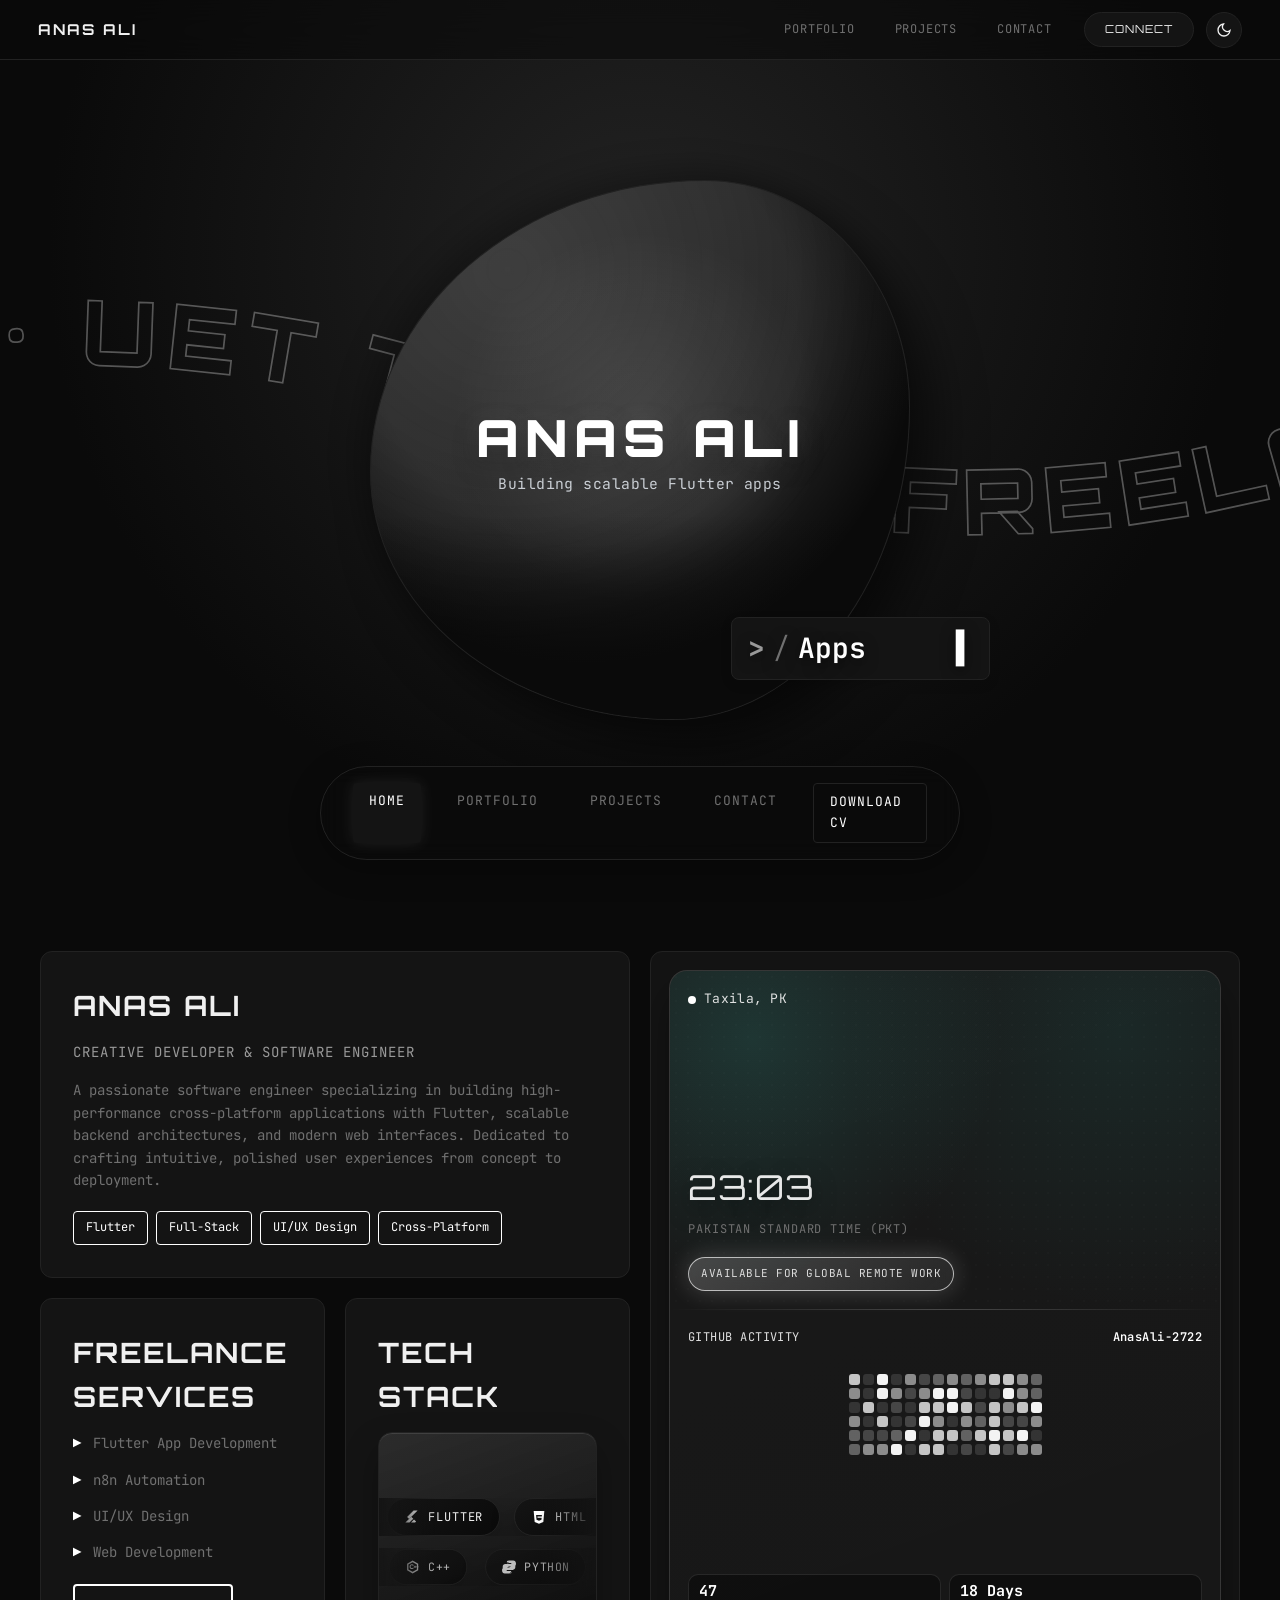
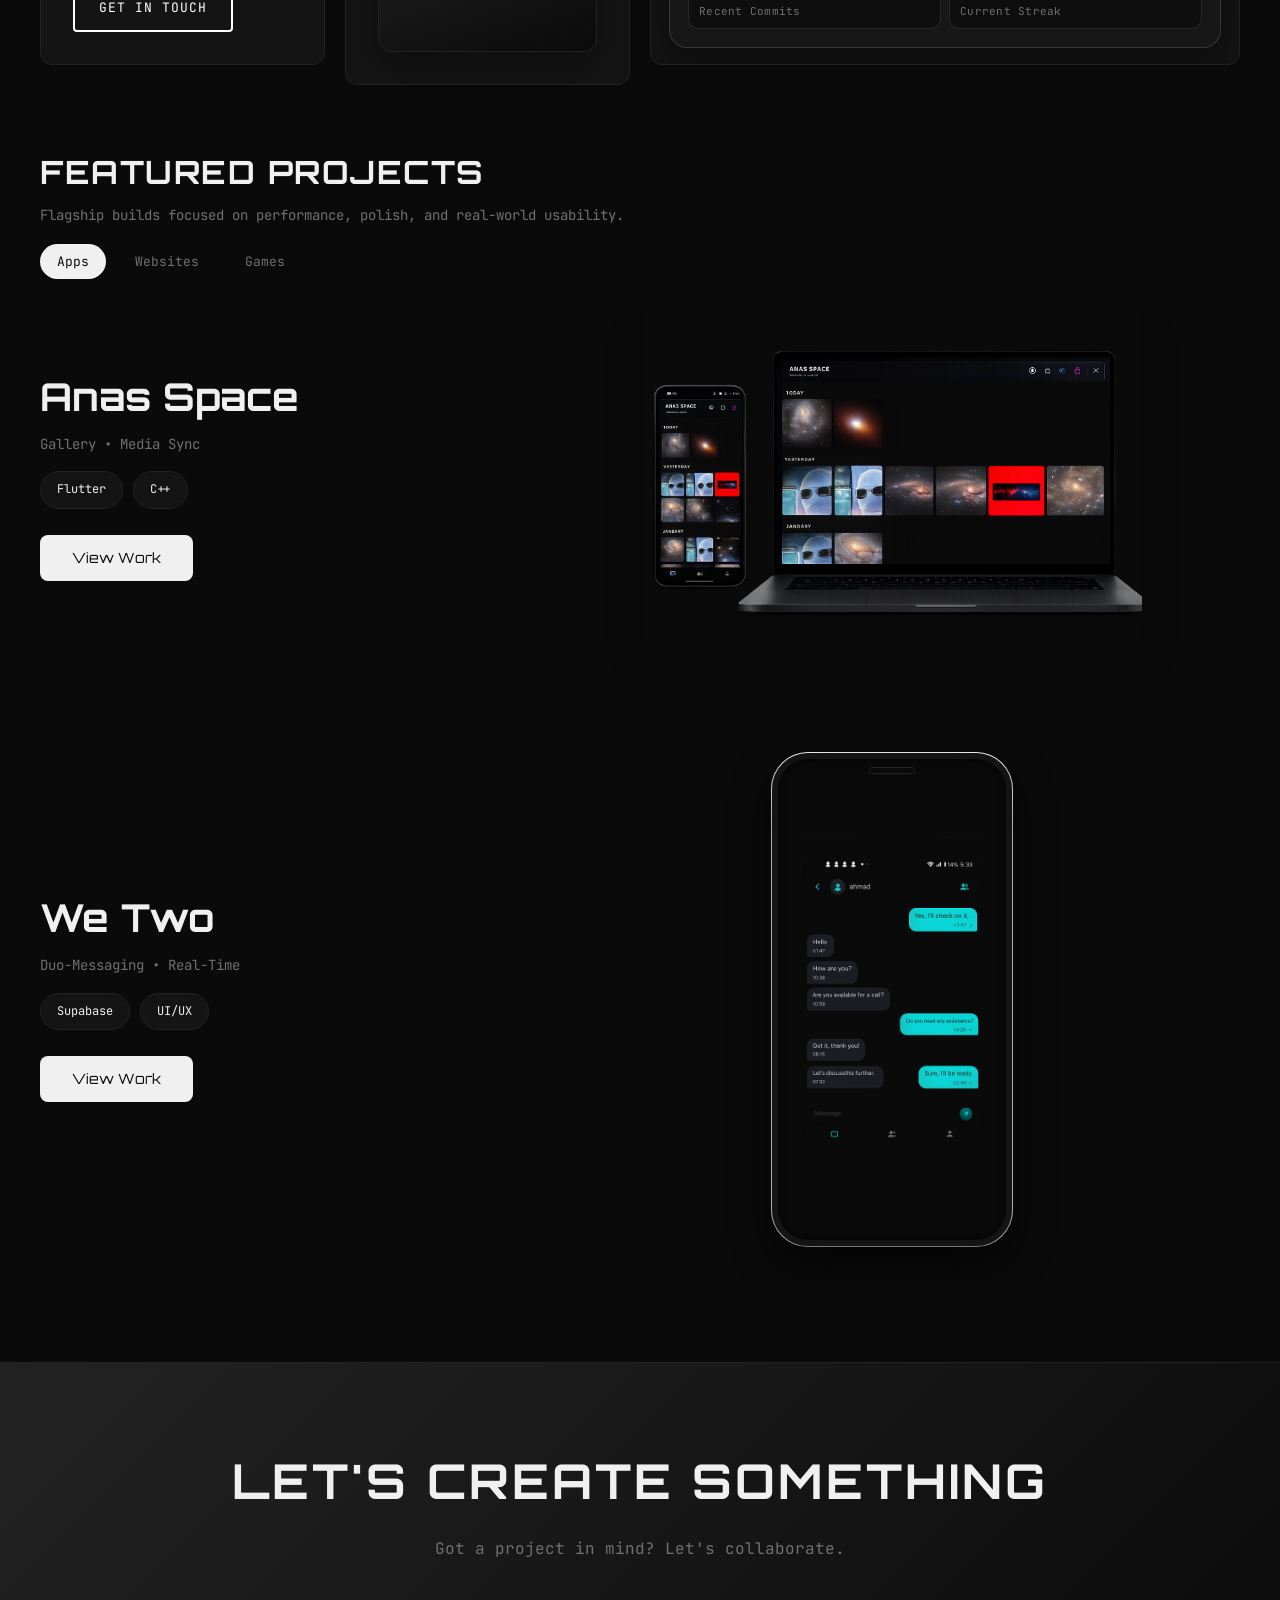
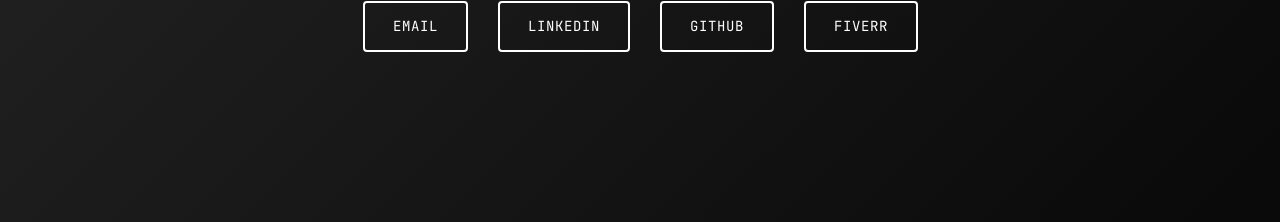
<file: index.html>
<!DOCTYPE html>
<html lang="en">
<head>
    <meta charset="UTF-8">
    <meta name="viewport" content="width=device-width, initial-scale=1.0">
    <title>Anas | Creative Developer & Designer</title>
    <meta name="description" content="Anas Ali — Creative Developer & Software Engineer specializing in Flutter, cross-platform apps, UI/UX design, and full-stack web development. Available for freelance projects.">
    <link rel="icon" type="image/svg+xml" href='data:image/svg+xml,<svg xmlns="http://www.w3.org/2000/svg" viewBox="0 0 100 100"><text y=".9em" font-size="90">⚡</text></svg>'>
    <link rel="preconnect" href="https://fonts.googleapis.com">
    <link rel="preconnect" href="https://fonts.gstatic.com" crossorigin>
    <link href="https://fonts.googleapis.com/css2?family=Orbitron:wght@400;700;900&family=JetBrains+Mono:wght@400;600&display=swap" rel="stylesheet">
    <link rel="stylesheet" href="styles.css">
</head>
<body>
    <nav class="top-bar" id="top-bar">
        <a href="#hero" class="top-bar-logo">Anas Ali</a>
        <div class="top-bar-links">
            <a href="#portfolio" class="top-bar-link">Portfolio</a>
            <a href="#featured-projects" class="top-bar-link">Projects</a>
            <a href="#contact" class="top-bar-link">Contact</a>
            <a href="connect.html" class="top-bar-connect">Connect</a>
            <button class="theme-toggle" id="theme-toggle" aria-label="Toggle light mode">
                <svg class="theme-icon-sun" viewBox="0 0 24 24" fill="none" stroke="currentColor" stroke-width="2"><circle cx="12" cy="12" r="5"/><line x1="12" y1="1" x2="12" y2="3"/><line x1="12" y1="21" x2="12" y2="23"/><line x1="4.22" y1="4.22" x2="5.64" y2="5.64"/><line x1="18.36" y1="18.36" x2="19.78" y2="19.78"/><line x1="1" y1="12" x2="3" y2="12"/><line x1="21" y1="12" x2="23" y2="12"/><line x1="4.22" y1="19.78" x2="5.64" y2="18.36"/><line x1="18.36" y1="5.64" x2="19.78" y2="4.22"/></svg>
                <svg class="theme-icon-moon" viewBox="0 0 24 24" fill="none" stroke="currentColor" stroke-width="2"><path d="M21 12.79A9 9 0 1 1 11.21 3 7 7 0 0 0 21 12.79z"/></svg>
            </button>
        </div>
    </nav>

    <section class="hero" id="hero">
        <div class="river-container">
            <svg class="river-svg" viewBox="0 0 1400 800" preserveAspectRatio="xMidYMid slice">
                <defs>
                <path id="wavePath" d="M -200,400 Q 200,250 600,400 T 1400,400" fill="none" stroke="none"/>                </defs>
                <text class="river-text" font-family="Orbitron, sans-serif" font-size="80" fill="none" stroke-width="1.5" opacity="0.4">
                    <textPath href="#wavePath" startOffset="0%">
                        <animate attributeName="startOffset" from="0%" to="100%" dur="20s" repeatCount="indefinite"/>

                    </textPath>
                </text>
                <text class="river-text" font-family="Orbitron, sans-serif" font-size="80" fill="none" stroke-width="1.5" opacity="0.3">
                    <textPath href="#wavePath" startOffset="10%">
                        <animate attributeName="startOffset" from="-100%" to="-10%" dur="25s" repeatCount="indefinite"/>
                        CREATIVE DEV • AVAILABLE NOW • UET TAXILA • FREELANCE •
                    </textPath>
                </text>
            </svg>
        </div>

        <div class="hero-content" style="display: flex; flex-direction: column; align-items: center; justify-content: center;">
            <div class="user-image-container reveal-on-scroll" data-reveal-delay="0" style="position: relative;">
                <div class="user-image-placeholder">
                    <div class="bubble-copy" aria-live="polite">
                        <span class="bubble-name">ANAS ALI</span>
                        <span id="bubble-tagline" class="bubble-tagline">Building scalable Flutter apps</span>
                    </div>
                </div>
                
                <div class="reveal-on-scroll" data-reveal-delay="120" style="position: absolute; bottom: 40px; right: -80px; z-index: 10;">
                    <p class="intro-typewriter" style="background: var(--bg-secondary); padding: 8px 16px; border-radius: 8px; border: 1px solid var(--border-color); box-shadow: 0 4px 12px rgba(0,0,0,0.1); margin: 0;">
                        <span class="prompt-symbol">&gt;</span> 
                        <span class="slash">/</span> 
                        <span id="typewriter" class="typewriter-text"></span>
                        <span class="cursor">▌</span>
                    </p>
                </div>
            </div>
        </div>
    </section>

    <section class="bento-grid" id="portfolio">
        <article class="bento-item bento-item-1">
            <div class="bento-content">
                <h2>Anas Ali</h2>
                <p class="bento-subtitle">Creative Developer & Software Engineer</p>
                <p class="bento-description">A passionate software engineer specializing in building high-performance cross-platform applications with Flutter, scalable backend architectures, and modern web interfaces. Dedicated to crafting intuitive, polished user experiences from concept to deployment.</p>
                <div class="bento-tags">
                    <span class="tag">Flutter</span>
                    <span class="tag">Full-Stack</span>
                    <span class="tag">UI/UX Design</span>
                    <span class="tag">Cross-Platform</span>
                </div>
            </div>
        </article>

        <article class="bento-item bento-item-2">
            <div class="bento-content">
                <global-freelancer-live-stats-widget handle="AnasAli-2722"></global-freelancer-live-stats-widget>
            </div>
        </article>

        <article class="bento-item bento-item-3">
            <div class="bento-content">
                <h3>Freelance Services</h3>
                <ul class="services-list">
                    <li>Flutter App Development</li>
                    <li>n8n Automation</li>
                    <li>UI/UX Design</li>
                    <li>Web Development</li>
                </ul>
                <a href="#contact" class="cta-button">Get In Touch</a>
            </div>
        </article>

        <article class="bento-item bento-item-4">
            <div class="bento-content">
                <h3>Tech Stack</h3>
                <div class="tech-marquee-stack" aria-label="Auto scrolling tech stack ticker">
                <div class="tech-marquee">
                    <div class="tech-track">
                        <div class="tech-pill tech-flutter">
                            <span class="tech-pill-icon" aria-hidden="true"><svg viewBox="0 0 24 24" xmlns="http://www.w3.org/2000/svg"><path fill="currentColor" d="M14.3 2.2 4.6 11.9l3.1 3.1L20.4 2.2h-6.1Zm-3.5 9.3 3.1 3.1L8.2 20.3H2.1l8.7-8.8Zm4.2 4.2 3.1 3.1-1.5 1.5H10.5l4.5-4.6Z"/></svg></span>
                            <span class="tech-pill-label">Flutter</span>
                        </div>
                        <div class="tech-pill tech-html">
                            <span class="tech-pill-icon" aria-hidden="true"><svg viewBox="0 0 24 24" xmlns="http://www.w3.org/2000/svg"><path fill="currentColor" d="M4 3h16l-1.5 16.5L12 22l-6.5-2.5L4 3Zm3.5 4 .8 9.2 3.7 1.4 3.7-1.4.3-3.1H9.8l-.2-2h6.6l.2-2H7.5Z"/></svg></span>
                            <span class="tech-pill-label">HTML</span>
                        </div>
                        <div class="tech-pill tech-css">
                            <span class="tech-pill-icon" aria-hidden="true"><svg viewBox="0 0 24 24" xmlns="http://www.w3.org/2000/svg"><path fill="currentColor" d="M4 3h16l-1.5 16.5L12 22l-6.5-2.5L4 3Zm3.7 4 .2 2h7.7l-.2 2H8.1l.2 2h6.9l-.3 3-2.9 1.1-2.9-1.1-.2-1.7H6.9l.4 3.2L12 19l4.7-1.8.6-8.2H7.7Z"/></svg></span>
                            <span class="tech-pill-label">CSS</span>
                        </div>
                        <div class="tech-pill tech-javascript">
                            <span class="tech-pill-icon" aria-hidden="true"><svg viewBox="0 0 24 24" xmlns="http://www.w3.org/2000/svg"><rect width="24" height="24" rx="4" fill="currentColor"/><path fill="#12181f" d="M13 6h2v8.6c0 2.7-1.4 3.9-3.6 3.9-1.9 0-3.1-1-3.6-2.2l1.8-1.1c.3.6.8 1.2 1.7 1.2.9 0 1.7-.4 1.7-1.8V6Zm6.1 10.8c0 1.8-1.4 3.2-4 3.2-2.3 0-3.8-1.1-4.5-2.5l1.8-1.1c.5.8 1.2 1.5 2.7 1.5 1.1 0 1.8-.5 1.8-1.2 0-.8-.6-1.1-2-1.7l-.7-.3c-2.1-.9-3.5-1.9-3.5-4.1 0-2 1.5-3.5 3.9-3.5 1.7 0 2.9.6 3.8 2.1l-1.7 1.1c-.4-.6-.8-.8-1.6-.8s-1.3.4-1.3 1 .4.9 1.5 1.4l.7.3c2.4 1 3.8 2 3.8 4.3Z"/></svg></span>
                            <span class="tech-pill-label">JavaScript</span>
                        </div>
                        <div class="tech-pill tech-supabase">
                            <span class="tech-pill-icon" aria-hidden="true"><svg viewBox="0 0 24 24" xmlns="http://www.w3.org/2000/svg"><path fill="currentColor" d="M6.2 21.5c-.9 0-1.4-1.1-.8-1.8L13.9 4c.5-.9 1.9-.5 1.9.6v13.8c0 .6-.4 1-1 1H6.2Zm11.6-19c.9 0 1.4 1.1.8 1.8l-8.5 15.7c-.5.9-1.9.5-1.9-.6V5.6c0-.6.4-1 1-1h8.6Z"/></svg></span>
                            <span class="tech-pill-label">Supabase</span>
                        </div>
                        <div class="tech-pill tech-firebase">
                            <span class="tech-pill-icon" aria-hidden="true"><svg viewBox="0 0 24 24" xmlns="http://www.w3.org/2000/svg"><path fill="currentColor" d="m5.2 18.6 2.4-15.1c.1-.6.8-.9 1.2-.4l2.6 4.9-6.2 10.6Zm.3 2.3L18.7 7.7c.4-.4 1-.2 1.1.3l1.2 9.9-7.6 4.3c-.8.5-1.9.5-2.7 0l-5.2-1.3Zm6.1-12.5 2.1-3.8c.3-.5 1-.5 1.3 0l1.7 3-5.1.8Z"/></svg></span>
                            <span class="tech-pill-label">Firebase</span>
                        </div>
                        <div class="tech-pill tech-python">
                            <span class="tech-pill-icon" aria-hidden="true"><svg viewBox="0 0 24 24" xmlns="http://www.w3.org/2000/svg"><path fill="currentColor" d="M12 2c-3.6 0-3.4 1.6-3.4 1.6v2h6.8v1.9H6c-2.2 0-4 1.8-4 4v2.4c0 2.2 1.9 3.8 4 3.8h2v-2.4c0-2.3 2-4.2 4.3-4.2h6.8c2 0 3.6-1.6 3.6-3.6V6.2C22.7 4 20.8 2 18.5 2H12Zm-1.9 2.3c.6 0 1 .5 1 1.1 0 .6-.4 1-1 1-.6 0-1-.4-1-1 0-.6.4-1.1 1-1.1Zm1.6 17.7c3.6 0 3.4-1.6 3.4-1.6v-2h-6.8v-1.9h9.4c2.2 0 4-1.8 4-4V10c0-2.2-1.9-3.8-4-3.8h-2v2.4c0 2.3-2 4.2-4.3 4.2H4.6C2.6 12.8 1 14.4 1 16.4v1.3C1 20 2.9 22 5.2 22h6.5Zm3.2-2.3c.6 0 1 .4 1 1 0 .6-.4 1.1-1 1.1s-1-.5-1-1.1c0-.6.4-1 1-1Z"/></svg></span>
                            <span class="tech-pill-label">Python</span>
                        </div>
                        <div class="tech-pill tech-cpp">
                            <span class="tech-pill-icon" aria-hidden="true"><svg viewBox="0 0 24 24" xmlns="http://www.w3.org/2000/svg"><path fill="currentColor" d="m12 2 8.7 5v10L12 22 3.3 17V7L12 2Zm0 2.4L5.4 8v8L12 19.6 18.6 16V8L12 4.4Zm-1.1 10.8c-2.2 0-3.7-1.5-3.7-3.7s1.5-3.7 3.7-3.7c1.3 0 2.3.5 3 1.5l-1.3.9c-.4-.5-.9-.8-1.7-.8-1.2 0-2 .8-2 2.1s.8 2.1 2 2.1c.8 0 1.3-.3 1.7-.8l1.3.9c-.7 1-1.7 1.5-3 1.5Zm3-2.7v-1.2h1.2v-1.2h1.2v1.2h1.2v1.2h-1.2v1.2h-1.2v-1.2h-1.2Zm3.8 0v-1.2h1.2v-1.2h1.2v1.2h1.2v1.2h-1.2v1.2h-1.2v-1.2h-1.2Z"/></svg></span>
                            <span class="tech-pill-label">C++</span>
                        </div>

                        <div class="tech-pill tech-flutter" aria-hidden="true"><span class="tech-pill-icon" aria-hidden="true"><svg viewBox="0 0 24 24" xmlns="http://www.w3.org/2000/svg"><path fill="currentColor" d="M14.3 2.2 4.6 11.9l3.1 3.1L20.4 2.2h-6.1Zm-3.5 9.3 3.1 3.1L8.2 20.3H2.1l8.7-8.8Zm4.2 4.2 3.1 3.1-1.5 1.5H10.5l4.5-4.6Z"/></svg></span><span class="tech-pill-label">Flutter</span></div>
                        <div class="tech-pill tech-html" aria-hidden="true"><span class="tech-pill-icon" aria-hidden="true"><svg viewBox="0 0 24 24" xmlns="http://www.w3.org/2000/svg"><path fill="currentColor" d="M4 3h16l-1.5 16.5L12 22l-6.5-2.5L4 3Zm3.5 4 .8 9.2 3.7 1.4 3.7-1.4.3-3.1H9.8l-.2-2h6.6l.2-2H7.5Z"/></svg></span><span class="tech-pill-label">HTML</span></div>
                        <div class="tech-pill tech-css" aria-hidden="true"><span class="tech-pill-icon" aria-hidden="true"><svg viewBox="0 0 24 24" xmlns="http://www.w3.org/2000/svg"><path fill="currentColor" d="M4 3h16l-1.5 16.5L12 22l-6.5-2.5L4 3Zm3.7 4 .2 2h7.7l-.2 2H8.1l.2 2h6.9l-.3 3-2.9 1.1-2.9-1.1-.2-1.7H6.9l.4 3.2L12 19l4.7-1.8.6-8.2H7.7Z"/></svg></span><span class="tech-pill-label">CSS</span></div>
                        <div class="tech-pill tech-javascript" aria-hidden="true"><span class="tech-pill-icon" aria-hidden="true"><svg viewBox="0 0 24 24" xmlns="http://www.w3.org/2000/svg"><rect width="24" height="24" rx="4" fill="currentColor"/><path fill="#12181f" d="M13 6h2v8.6c0 2.7-1.4 3.9-3.6 3.9-1.9 0-3.1-1-3.6-2.2l1.8-1.1c.3.6.8 1.2 1.7 1.2.9 0 1.7-.4 1.7-1.8V6Zm6.1 10.8c0 1.8-1.4 3.2-4 3.2-2.3 0-3.8-1.1-4.5-2.5l1.8-1.1c.5.8 1.2 1.5 2.7 1.5 1.1 0 1.8-.5 1.8-1.2 0-.8-.6-1.1-2-1.7l-.7-.3c-2.1-.9-3.5-1.9-3.5-4.1 0-2 1.5-3.5 3.9-3.5 1.7 0 2.9.6 3.8 2.1l-1.7 1.1c-.4-.6-.8-.8-1.6-.8s-1.3.4-1.3 1 .4.9 1.5 1.4l.7.3c2.4 1 3.8 2 3.8 4.3Z"/></svg></span><span class="tech-pill-label">JavaScript</span></div>
                        <div class="tech-pill tech-supabase" aria-hidden="true"><span class="tech-pill-icon" aria-hidden="true"><svg viewBox="0 0 24 24" xmlns="http://www.w3.org/2000/svg"><path fill="currentColor" d="M6.2 21.5c-.9 0-1.4-1.1-.8-1.8L13.9 4c.5-.9 1.9-.5 1.9.6v13.8c0 .6-.4 1-1 1H6.2Zm11.6-19c.9 0 1.4 1.1.8 1.8l-8.5 15.7c-.5.9-1.9.5-1.9-.6V5.6c0-.6.4-1 1-1h8.6Z"/></svg></span><span class="tech-pill-label">Supabase</span></div>
                        <div class="tech-pill tech-firebase" aria-hidden="true"><span class="tech-pill-icon" aria-hidden="true"><svg viewBox="0 0 24 24" xmlns="http://www.w3.org/2000/svg"><path fill="currentColor" d="m5.2 18.6 2.4-15.1c.1-.6.8-.9 1.2-.4l2.6 4.9-6.2 10.6Zm.3 2.3L18.7 7.7c.4-.4 1-.2 1.1.3l1.2 9.9-7.6 4.3c-.8.5-1.9.5-2.7 0l-5.2-1.3Zm6.1-12.5 2.1-3.8c.3-.5 1-.5 1.3 0l1.7 3-5.1.8Z"/></svg></span><span class="tech-pill-label">Firebase</span></div>
                        <div class="tech-pill tech-python" aria-hidden="true"><span class="tech-pill-icon" aria-hidden="true"><svg viewBox="0 0 24 24" xmlns="http://www.w3.org/2000/svg"><path fill="currentColor" d="M12 2c-3.6 0-3.4 1.6-3.4 1.6v2h6.8v1.9H6c-2.2 0-4 1.8-4 4v2.4c0 2.2 1.9 3.8 4 3.8h2v-2.4c0-2.3 2-4.2 4.3-4.2h6.8c2 0 3.6-1.6 3.6-3.6V6.2C22.7 4 20.8 2 18.5 2H12Zm-1.9 2.3c.6 0 1 .5 1 1.1 0 .6-.4 1-1 1-.6 0-1-.4-1-1 0-.6.4-1.1 1-1.1Zm1.6 17.7c3.6 0 3.4-1.6 3.4-1.6v-2h-6.8v-1.9h9.4c2.2 0 4-1.8 4-4V10c0-2.2-1.9-3.8-4-3.8h-2v2.4c0 2.3-2 4.2-4.3 4.2H4.6C2.6 12.8 1 14.4 1 16.4v1.3C1 20 2.9 22 5.2 22h6.5Zm3.2-2.3c.6 0 1 .4 1 1 0 .6-.4 1.1-1 1.1s-1-.5-1-1.1c0-.6.4-1 1-1Z"/></svg></span><span class="tech-pill-label">Python</span></div>
                        <div class="tech-pill tech-cpp" aria-hidden="true"><span class="tech-pill-icon" aria-hidden="true"><svg viewBox="0 0 24 24" xmlns="http://www.w3.org/2000/svg"><path fill="currentColor" d="m12 2 8.7 5v10L12 22 3.3 17V7L12 2Zm0 2.4L5.4 8v8L12 19.6 18.6 16V8L12 4.4Zm-1.1 10.8c-2.2 0-3.7-1.5-3.7-3.7s1.5-3.7 3.7-3.7c1.3 0 2.3.5 3 1.5l-1.3.9c-.4-.5-.9-.8-1.7-.8-1.2 0-2 .8-2 2.1s.8 2.1 2 2.1c.8 0 1.3-.3 1.7-.8l1.3.9c-.7 1-1.7 1.5-3 1.5Zm3-2.7v-1.2h1.2v-1.2h1.2v1.2h1.2v1.2h-1.2v1.2h-1.2v-1.2h-1.2Zm3.8 0v-1.2h1.2v-1.2h1.2v1.2h1.2v1.2h-1.2v1.2h-1.2v-1.2h-1.2Z"/></svg></span><span class="tech-pill-label">C++</span></div>
                    </div>
                </div>

                <div class="tech-marquee tech-marquee-reverse" aria-hidden="true">
                    <div class="tech-track">
                        <div class="tech-pill tech-cpp"><span class="tech-pill-icon" aria-hidden="true"><svg viewBox="0 0 24 24" xmlns="http://www.w3.org/2000/svg"><path fill="currentColor" d="m12 2 8.7 5v10L12 22 3.3 17V7L12 2Zm0 2.4L5.4 8v8L12 19.6 18.6 16V8L12 4.4Zm-1.1 10.8c-2.2 0-3.7-1.5-3.7-3.7s1.5-3.7 3.7-3.7c1.3 0 2.3.5 3 1.5l-1.3.9c-.4-.5-.9-.8-1.7-.8-1.2 0-2 .8-2 2.1s.8 2.1 2 2.1c.8 0 1.3-.3 1.7-.8l1.3.9c-.7 1-1.7 1.5-3 1.5Zm3-2.7v-1.2h1.2v-1.2h1.2v1.2h1.2v1.2h-1.2v1.2h-1.2v-1.2h-1.2Zm3.8 0v-1.2h1.2v-1.2h1.2v1.2h1.2v1.2h-1.2v1.2h-1.2v-1.2h-1.2Z"/></svg></span><span class="tech-pill-label">C++</span></div>
                        <div class="tech-pill tech-python"><span class="tech-pill-icon" aria-hidden="true"><svg viewBox="0 0 24 24" xmlns="http://www.w3.org/2000/svg"><path fill="currentColor" d="M12 2c-3.6 0-3.4 1.6-3.4 1.6v2h6.8v1.9H6c-2.2 0-4 1.8-4 4v2.4c0 2.2 1.9 3.8 4 3.8h2v-2.4c0-2.3 2-4.2 4.3-4.2h6.8c2 0 3.6-1.6 3.6-3.6V6.2C22.7 4 20.8 2 18.5 2H12Zm-1.9 2.3c.6 0 1 .5 1 1.1 0 .6-.4 1-1 1-.6 0-1-.4-1-1 0-.6.4-1.1 1-1.1Zm1.6 17.7c3.6 0 3.4-1.6 3.4-1.6v-2h-6.8v-1.9h9.4c2.2 0 4-1.8 4-4V10c0-2.2-1.9-3.8-4-3.8h-2v2.4c0 2.3-2 4.2-4.3 4.2H4.6C2.6 12.8 1 14.4 1 16.4v1.3C1 20 2.9 22 5.2 22h6.5Zm3.2-2.3c.6 0 1 .4 1 1 0 .6-.4 1.1-1 1.1s-1-.5-1-1.1c0-.6.4-1 1-1Z"/></svg></span><span class="tech-pill-label">Python</span></div>
                        <div class="tech-pill tech-firebase"><span class="tech-pill-icon" aria-hidden="true"><svg viewBox="0 0 24 24" xmlns="http://www.w3.org/2000/svg"><path fill="currentColor" d="m5.2 18.6 2.4-15.1c.1-.6.8-.9 1.2-.4l2.6 4.9-6.2 10.6Zm.3 2.3L18.7 7.7c.4-.4 1-.2 1.1.3l1.2 9.9-7.6 4.3c-.8.5-1.9.5-2.7 0l-5.2-1.3Zm6.1-12.5 2.1-3.8c.3-.5 1-.5 1.3 0l1.7 3-5.1.8Z"/></svg></span><span class="tech-pill-label">Firebase</span></div>
                        <div class="tech-pill tech-supabase"><span class="tech-pill-icon" aria-hidden="true"><svg viewBox="0 0 24 24" xmlns="http://www.w3.org/2000/svg"><path fill="currentColor" d="M6.2 21.5c-.9 0-1.4-1.1-.8-1.8L13.9 4c.5-.9 1.9-.5 1.9.6v13.8c0 .6-.4 1-1 1H6.2Zm11.6-19c.9 0 1.4 1.1.8 1.8l-8.5 15.7c-.5.9-1.9.5-1.9-.6V5.6c0-.6.4-1 1-1h8.6Z"/></svg></span><span class="tech-pill-label">Supabase</span></div>
                        <div class="tech-pill tech-javascript"><span class="tech-pill-icon" aria-hidden="true"><svg viewBox="0 0 24 24" xmlns="http://www.w3.org/2000/svg"><rect width="24" height="24" rx="4" fill="currentColor"/><path fill="#12181f" d="M13 6h2v8.6c0 2.7-1.4 3.9-3.6 3.9-1.9 0-3.1-1-3.6-2.2l1.8-1.1c.3.6.8 1.2 1.7 1.2.9 0 1.7-.4 1.7-1.8V6Zm6.1 10.8c0 1.8-1.4 3.2-4 3.2-2.3 0-3.8-1.1-4.5-2.5l1.8-1.1c.5.8 1.2 1.5 2.7 1.5 1.1 0 1.8-.5 1.8-1.2 0-.8-.6-1.1-2-1.7l-.7-.3c-2.1-.9-3.5-1.9-3.5-4.1 0-2 1.5-3.5 3.9-3.5 1.7 0 2.9.6 3.8 2.1l-1.7 1.1c-.4-.6-.8-.8-1.6-.8s-1.3.4-1.3 1 .4.9 1.5 1.4l.7.3c2.4 1 3.8 2 3.8 4.3Z"/></svg></span><span class="tech-pill-label">JavaScript</span></div>
                        <div class="tech-pill tech-css"><span class="tech-pill-icon" aria-hidden="true"><svg viewBox="0 0 24 24" xmlns="http://www.w3.org/2000/svg"><path fill="currentColor" d="M4 3h16l-1.5 16.5L12 22l-6.5-2.5L4 3Zm3.7 4 .2 2h7.7l-.2 2H8.1l.2 2h6.9l-.3 3-2.9 1.1-2.9-1.1-.2-1.7H6.9l.4 3.2L12 19l4.7-1.8.6-8.2H7.7Z"/></svg></span><span class="tech-pill-label">CSS</span></div>
                        <div class="tech-pill tech-html"><span class="tech-pill-icon" aria-hidden="true"><svg viewBox="0 0 24 24" xmlns="http://www.w3.org/2000/svg"><path fill="currentColor" d="M4 3h16l-1.5 16.5L12 22l-6.5-2.5L4 3Zm3.5 4 .8 9.2 3.7 1.4 3.7-1.4.3-3.1H9.8l-.2-2h6.6l.2-2H7.5Z"/></svg></span><span class="tech-pill-label">HTML</span></div>
                        <div class="tech-pill tech-flutter"><span class="tech-pill-icon" aria-hidden="true"><svg viewBox="0 0 24 24" xmlns="http://www.w3.org/2000/svg"><path fill="currentColor" d="M14.3 2.2 4.6 11.9l3.1 3.1L20.4 2.2h-6.1Zm-3.5 9.3 3.1 3.1L8.2 20.3H2.1l8.7-8.8Zm4.2 4.2 3.1 3.1-1.5 1.5H10.5l4.5-4.6Z"/></svg></span><span class="tech-pill-label">Flutter</span></div>

                        <div class="tech-pill tech-cpp" aria-hidden="true"><span class="tech-pill-icon" aria-hidden="true"><svg viewBox="0 0 24 24" xmlns="http://www.w3.org/2000/svg"><path fill="currentColor" d="m12 2 8.7 5v10L12 22 3.3 17V7L12 2Zm0 2.4L5.4 8v8L12 19.6 18.6 16V8L12 4.4Zm-1.1 10.8c-2.2 0-3.7-1.5-3.7-3.7s1.5-3.7 3.7-3.7c1.3 0 2.3.5 3 1.5l-1.3.9c-.4-.5-.9-.8-1.7-.8-1.2 0-2 .8-2 2.1s.8 2.1 2 2.1c.8 0 1.3-.3 1.7-.8l1.3.9c-.7 1-1.7 1.5-3 1.5Zm3-2.7v-1.2h1.2v-1.2h1.2v1.2h1.2v1.2h-1.2v1.2h-1.2v-1.2h-1.2Zm3.8 0v-1.2h1.2v-1.2h1.2v1.2h1.2v1.2h-1.2v1.2h-1.2v-1.2h-1.2Z"/></svg></span><span class="tech-pill-label">C++</span></div>
                        <div class="tech-pill tech-python" aria-hidden="true"><span class="tech-pill-icon" aria-hidden="true"><svg viewBox="0 0 24 24" xmlns="http://www.w3.org/2000/svg"><path fill="currentColor" d="M12 2c-3.6 0-3.4 1.6-3.4 1.6v2h6.8v1.9H6c-2.2 0-4 1.8-4 4v2.4c0 2.2 1.9 3.8 4 3.8h2v-2.4c0-2.3 2-4.2 4.3-4.2h6.8c2 0 3.6-1.6 3.6-3.6V6.2C22.7 4 20.8 2 18.5 2H12Zm-1.9 2.3c.6 0 1 .5 1 1.1 0 .6-.4 1-1 1-.6 0-1-.4-1-1 0-.6.4-1.1 1-1.1Zm1.6 17.7c3.6 0 3.4-1.6 3.4-1.6v-2h-6.8v-1.9h9.4c2.2 0 4-1.8 4-4V10c0-2.2-1.9-3.8-4-3.8h-2v2.4c0 2.3-2 4.2-4.3 4.2H4.6C2.6 12.8 1 14.4 1 16.4v1.3C1 20 2.9 22 5.2 22h6.5Zm3.2-2.3c.6 0 1 .4 1 1 0 .6-.4 1.1-1 1.1s-1-.5-1-1.1c0-.6.4-1 1-1Z"/></svg></span><span class="tech-pill-label">Python</span></div>
                        <div class="tech-pill tech-firebase" aria-hidden="true"><span class="tech-pill-icon" aria-hidden="true"><svg viewBox="0 0 24 24" xmlns="http://www.w3.org/2000/svg"><path fill="currentColor" d="m5.2 18.6 2.4-15.1c.1-.6.8-.9 1.2-.4l2.6 4.9-6.2 10.6Zm.3 2.3L18.7 7.7c.4-.4 1-.2 1.1.3l1.2 9.9-7.6 4.3c-.8.5-1.9.5-2.7 0l-5.2-1.3Zm6.1-12.5 2.1-3.8c.3-.5 1-.5 1.3 0l1.7 3-5.1.8Z"/></svg></span><span class="tech-pill-label">Firebase</span></div>
                        <div class="tech-pill tech-supabase" aria-hidden="true"><span class="tech-pill-icon" aria-hidden="true"><svg viewBox="0 0 24 24" xmlns="http://www.w3.org/2000/svg"><path fill="currentColor" d="M6.2 21.5c-.9 0-1.4-1.1-.8-1.8L13.9 4c.5-.9 1.9-.5 1.9.6v13.8c0 .6-.4 1-1 1H6.2Zm11.6-19c.9 0 1.4 1.1.8 1.8l-8.5 15.7c-.5.9-1.9.5-1.9-.6V5.6c0-.6.4-1 1-1h8.6Z"/></svg></span><span class="tech-pill-label">Supabase</span></div>
                        <div class="tech-pill tech-javascript" aria-hidden="true"><span class="tech-pill-icon" aria-hidden="true"><svg viewBox="0 0 24 24" xmlns="http://www.w3.org/2000/svg"><rect width="24" height="24" rx="4" fill="currentColor"/><path fill="#12181f" d="M13 6h2v8.6c0 2.7-1.4 3.9-3.6 3.9-1.9 0-3.1-1-3.6-2.2l1.8-1.1c.3.6.8 1.2 1.7 1.2.9 0 1.7-.4 1.7-1.8V6Zm6.1 10.8c0 1.8-1.4 3.2-4 3.2-2.3 0-3.8-1.1-4.5-2.5l1.8-1.1c.5.8 1.2 1.5 2.7 1.5 1.1 0 1.8-.5 1.8-1.2 0-.8-.6-1.1-2-1.7l-.7-.3c-2.1-.9-3.5-1.9-3.5-4.1 0-2 1.5-3.5 3.9-3.5 1.7 0 2.9.6 3.8 2.1l-1.7 1.1c-.4-.6-.8-.8-1.6-.8s-1.3.4-1.3 1 .4.9 1.5 1.4l.7.3c2.4 1 3.8 2 3.8 4.3Z"/></svg></span><span class="tech-pill-label">JavaScript</span></div>
                        <div class="tech-pill tech-css" aria-hidden="true"><span class="tech-pill-icon" aria-hidden="true"><svg viewBox="0 0 24 24" xmlns="http://www.w3.org/2000/svg"><path fill="currentColor" d="M4 3h16l-1.5 16.5L12 22l-6.5-2.5L4 3Zm3.7 4 .2 2h7.7l-.2 2H8.1l.2 2h6.9l-.3 3-2.9 1.1-2.9-1.1-.2-1.7H6.9l.4 3.2L12 19l4.7-1.8.6-8.2H7.7Z"/></svg></span><span class="tech-pill-label">CSS</span></div>
                        <div class="tech-pill tech-html" aria-hidden="true"><span class="tech-pill-icon" aria-hidden="true"><svg viewBox="0 0 24 24" xmlns="http://www.w3.org/2000/svg"><path fill="currentColor" d="M4 3h16l-1.5 16.5L12 22l-6.5-2.5L4 3Zm3.5 4 .8 9.2 3.7 1.4 3.7-1.4.3-3.1H9.8l-.2-2h6.6l.2-2H7.5Z"/></svg></span><span class="tech-pill-label">HTML</span></div>
                        <div class="tech-pill tech-flutter" aria-hidden="true"><span class="tech-pill-icon" aria-hidden="true"><svg viewBox="0 0 24 24" xmlns="http://www.w3.org/2000/svg"><path fill="currentColor" d="M14.3 2.2 4.6 11.9l3.1 3.1L20.4 2.2h-6.1Zm-3.5 9.3 3.1 3.1L8.2 20.3H2.1l8.7-8.8Zm4.2 4.2 3.1 3.1-1.5 1.5H10.5l4.5-4.6Z"/></svg></span><span class="tech-pill-label">Flutter</span></div>
                    </div>
                </div>
                </div>
            </div>
        </article>
    </section>

    <section class="selected-projects" id="featured-projects" aria-label="Featured projects showcase">
        <div class="selected-projects-header reveal-on-scroll" data-reveal-delay="60">
            <h2>Featured Projects</h2>
            <p>Flagship builds focused on performance, polish, and real-world usability.</p>
        </div>

        <div class="project-filter-bar reveal-on-scroll" data-reveal-delay="80">
            <button class="filter-btn active" data-filter="apps">Apps</button>
            <button class="filter-btn" data-filter="websites">Websites</button>
            <button class="filter-btn" data-filter="games">Games</button>
        </div>

        <div class="projects-grid">
            <!-- Website 1: Dev Pulse -->
            <article class="project-layout-web project-item" data-category="websites" style="display: none;">
                <h3 class="web-title">Dev Pulse</h3>
                <div class="web-content">
                    <div class="web-left">
                        <div class="web-mockup-container" style="display: flex; justify-content: center;">
                            <div class="browser-mockup-frame" style="width: 100%; max-width: 800px; display: flex; align-items: center; justify-content: center; background-color: transparent;">
                                <img src="assets/Dev Pulse/Dev_Pulse_home2.png" alt="Dev Pulse" style="width: 100%; height: auto; display: block; background-color: transparent;">
                            </div>
                        </div>
                    </div>
                    <div class="web-right">
                        <p class="project-subtitle" style="margin-bottom: 12px;">Developer Tools • Code Snippet Vault</p>
                        <div class="ref-tags">
                            <span class="ref-tag">nextjs</span>
                            <span class="ref-tag">supabase</span>
                            <span class="ref-tag">postgresql</span>
                            <span class="ref-tag">code-snippets</span>
                            <span class="ref-tag">full-stack</span>
                            <span class="ref-tag">open-source</span>
                            <span class="ref-tag">react</span>
                            <span class="ref-tag">vercel</span>
                        </div>
                        <a href="projects/dev-pulse.html" class="ref-btn">View Work</a>
                    </div>
                </div>
            </article>

            <!-- App 2: Anas Space -->
            <article class="project-layout-app project-item" data-category="apps">
                <div class="app-left">
                    <h3>Anas Space</h3>
                    <p class="project-subtitle">Gallery • Media Sync</p>
                    <div class="ref-tags">
                        <span class="ref-tag">Flutter</span>
                        <span class="ref-tag">C++</span>
                    </div>
                    <a href="projects/anas-space.html" class="ref-btn">View Work</a>
                </div>
                <div class="app-right">
                    <div class="app-mockup-container">
                        <img src="assets/Anas Space/Ss (2).png" alt="Anas Space" style="width: 100%; max-width: 500px; height: auto; display: block; border-radius: 12px; box-shadow: 0 15px 40px rgba(0,0,0,0.15);">
                    </div>
                </div>
            </article>

            <!-- App 3: We Two -->
            <article class="project-layout-app project-item" data-category="apps">
                <div class="app-left">
                    <h3>We Two</h3>
                    <p class="project-subtitle">Duo-Messaging • Real-Time</p>
                    <div class="ref-tags">
                        <span class="ref-tag">Supabase</span>
                        <span class="ref-tag">UI/UX</span>
                    </div>
                    <a href="projects/we-two.html" class="ref-btn">View Work</a>
                </div>
                <div class="app-right">
                    <div class="app-mockup-container">
                        <div class="mobile-mockup-frame">
                            <img src="assets/We Two/SS.png" alt="We Two" style="width: 100%; height: auto; display: block; border-radius: 20px;">
                        </div>
                    </div>
                </div>
            </article>

            <!-- Website 1: Dummy -->
            <article class="project-layout-web project-item" data-category="websites" style="display: none;">
                <h3 class="web-title">The Client Command Center.</h3>
                <div class="web-content">
                    <div class="web-left">
                        <div class="web-mockup-container">
                            <div class="browser-mockup-frame" style="width: 100%; aspect-ratio: 16/9; background: var(--bg-secondary); border: 1px solid var(--border-color); border-radius: 12px; display: flex; align-items: center; justify-content: center; color: var(--text-muted);">
                                Website Mockup Image
                            </div>
                        </div>
                    </div>
                    <div class="web-right">
                        <div class="ref-tags">
                            <span class="ref-tag">2023 Fall</span>
                            <span class="ref-tag">Dashboard</span>
                            <span class="ref-tag">B2B</span>
                            <span class="ref-tag">Client-facing</span>
                            <span class="ref-tag">Rapid Prototyping</span>
                        </div>
                        <a href="#" class="ref-btn">View Work</a>
                    </div>
                </div>
            </article>

            <!-- Game 1: Dummy -->
            <article class="project-layout-web project-item" data-category="games" style="display: none;">
                <h3 class="web-title">Immersive 3D World.</h3>
                <div class="web-content">
                    <div class="web-left">
                        <div class="web-mockup-container">
                            <div class="browser-mockup-frame" style="width: 100%; aspect-ratio: 16/9; background: var(--bg-secondary); border: 1px solid var(--border-color); border-radius: 12px; display: flex; align-items: center; justify-content: center; color: var(--text-muted);">
                                Game Mockup Image
                            </div>
                        </div>
                    </div>
                    <div class="web-right">
                        <div class="ref-tags">
                            <span class="ref-tag">Unity</span>
                            <span class="ref-tag">C#</span>
                            <span class="ref-tag">Multiplayer</span>
                        </div>
                        <a href="#" class="ref-btn">View Work</a>
                    </div>
                </div>
            </article>
        </div>
    </section>

    <section class="contact-section reveal-on-scroll" id="contact" data-reveal-delay="80">
        <h2>Let's Create Something</h2>
        <p>Got a project in mind? Let's collaborate.</p>
        <div class="contact-links">
            <a href="mailto:anasali.dev.1@gmail.com" class="contact-link">Email</a>
            <a href="https://www.linkedin.com/in/anas-ali-dev" class="contact-link" target="_blank" rel="noopener noreferrer">LinkedIn</a>
            <a href="https://github.com/AnasAli-2722" class="contact-link" target="_blank" rel="noopener noreferrer">GitHub</a>
            <a href="https://www.fiverr.com/s/m5wl79P" class="contact-link" target="_blank" rel="noopener noreferrer">Fiverr</a>
        </div>
    </section>

    <nav class="nav-dock">
        <a href="#hero" class="nav-dock-item" data-section="hero">Home</a>
        <a href="#portfolio" class="nav-dock-item" data-section="portfolio">Portfolio</a>
        <a href="#featured-projects" class="nav-dock-item" data-section="featured-projects">Projects</a>
        <a href="#contact" class="nav-dock-item" data-section="contact">Contact</a>
        <a href="Anas%20Ali.pdf" class="nav-dock-item nav-dock-cv" download="Anas Ali.pdf">Download CV</a>
    </nav>

    <script src="global-freelancer-live-stats-widget.js"></script>
    <script src="script.js"></script>
</body>
</html>
</file>
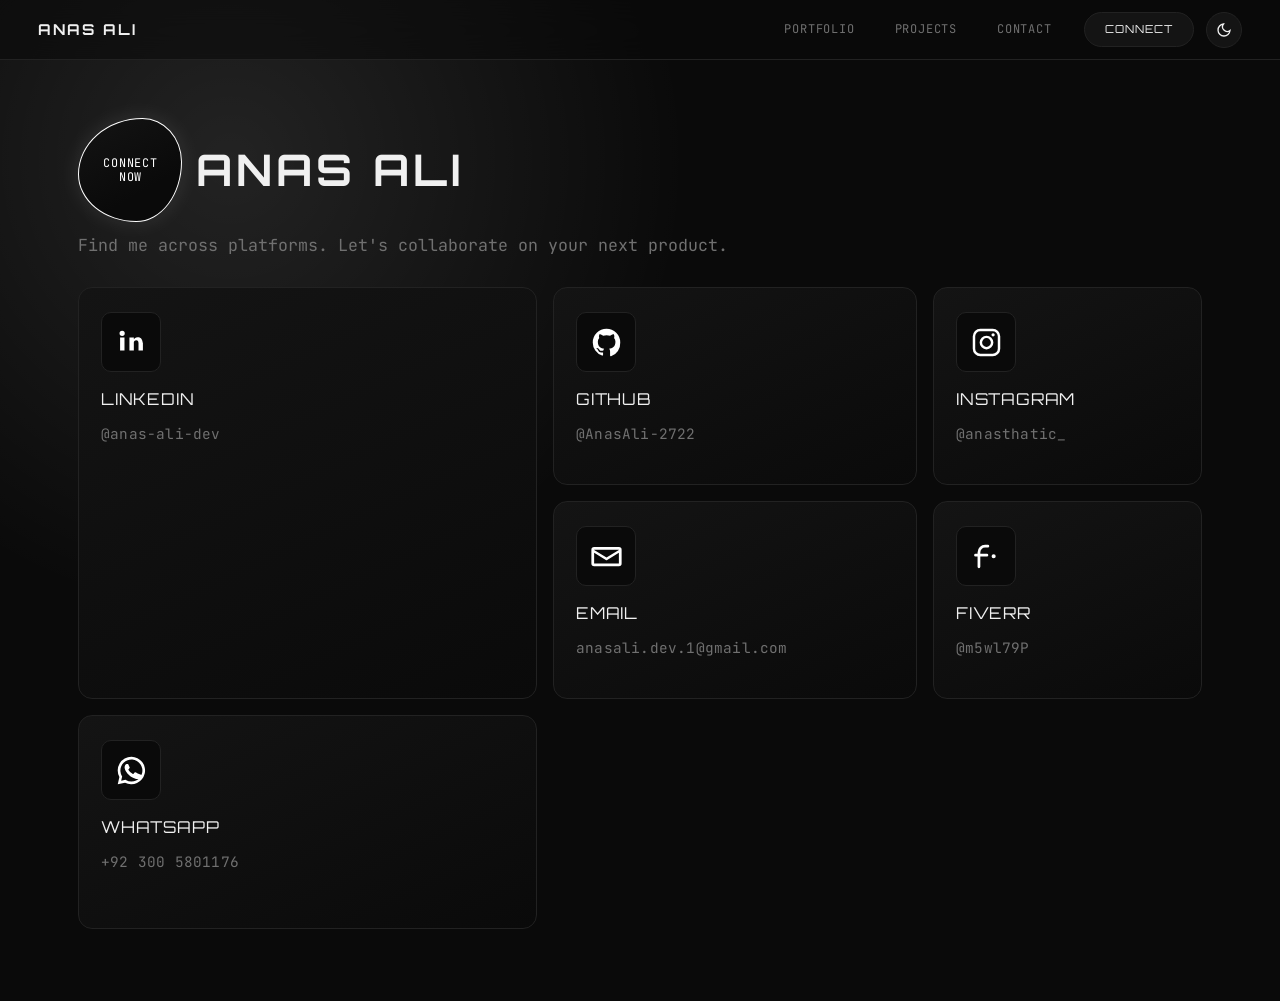
<file: connect.html>
<!DOCTYPE html>
<html lang="en">
<head>
    <meta charset="UTF-8">
    <meta name="viewport" content="width=device-width, initial-scale=1.0">
    <title>Connect | Anas Ali</title>
    <meta name="description" content="Connect with Anas Ali — find links to LinkedIn, GitHub, Instagram, Fiverr, WhatsApp, and email for collaboration and freelance inquiries.">
    <link rel="icon" type="image/svg+xml" href='data:image/svg+xml,<svg xmlns="http://www.w3.org/2000/svg" viewBox="0 0 100 100"><text y=".9em" font-size="90">⚡</text></svg>'>
    <link rel="preconnect" href="https://fonts.googleapis.com">
    <link rel="preconnect" href="https://fonts.gstatic.com" crossorigin>
    <link href="https://fonts.googleapis.com/css2?family=Orbitron:wght@400;700;900&family=JetBrains+Mono:wght@400;600&display=swap" rel="stylesheet">
    <link rel="stylesheet" href="styles.css">
</head>
<body class="connect-page-body">
    <nav class="top-bar" id="top-bar">
        <a href="index.html#hero" class="top-bar-logo">Anas Ali</a>
        <div class="top-bar-links">
            <a href="index.html#portfolio" class="top-bar-link">Portfolio</a>
            <a href="index.html#featured-projects" class="top-bar-link">Projects</a>
            <a href="index.html#contact" class="top-bar-link">Contact</a>
            <a href="connect.html" class="top-bar-connect">Connect</a>
            <button class="theme-toggle" id="theme-toggle" aria-label="Toggle light mode">
                <svg class="theme-icon-sun" viewBox="0 0 24 24" fill="none" stroke="currentColor" stroke-width="2"><circle cx="12" cy="12" r="5"/><line x1="12" y1="1" x2="12" y2="3"/><line x1="12" y1="21" x2="12" y2="23"/><line x1="4.22" y1="4.22" x2="5.64" y2="5.64"/><line x1="18.36" y1="18.36" x2="19.78" y2="19.78"/><line x1="1" y1="12" x2="3" y2="12"/><line x1="21" y1="12" x2="23" y2="12"/><line x1="4.22" y1="19.78" x2="5.64" y2="18.36"/><line x1="18.36" y1="5.64" x2="19.78" y2="4.22"/></svg>
                <svg class="theme-icon-moon" viewBox="0 0 24 24" fill="none" stroke="currentColor" stroke-width="2"><path d="M21 12.79A9 9 0 1 1 11.21 3 7 7 0 0 0 21 12.79z"/></svg>
            </button>
        </div>
    </nav>

    <header class="connect-header reveal-on-scroll" data-reveal-delay="0" style="padding-top: 100px;">

        <div class="connect-heading-row">
            <div class="connect-mini-bubble" aria-hidden="true">
                <span>Connect now</span>
            </div>
            <h1 class="connect-page-title">Anas Ali</h1>
        </div>

        <p class="connect-subtitle">Find me across platforms. Let&apos;s collaborate on your next product.</p>
    </header>

    <main class="connect-main">
        <section class="connect-bento-grid" aria-label="Connect platforms">
            <article class="connect-card compact-card connect-card-linkedin reveal-on-scroll" data-reveal-delay="40">
                <a class="compact-card-link" href="https://www.linkedin.com/in/anas-ali-dev" target="_blank" rel="noopener noreferrer" aria-label="Open LinkedIn">
                    <div class="connect-card-icon" aria-hidden="true">
                        <svg viewBox="0 0 24 24" xmlns="http://www.w3.org/2000/svg"><path fill="currentColor" d="M6.9 8.3v9.5H3.7V8.3h3.2Zm.2-3a1.9 1.9 0 1 1-3.8 0 1.9 1.9 0 0 1 3.8 0ZM20.3 12v5.8h-3.2v-5.3c0-1.3-.5-2.2-1.7-2.2-.9 0-1.4.6-1.6 1.2-.1.2-.1.6-.1.9v5.4h-3.2s0-8.7 0-9.5h3.2v1.3c.4-.6 1.2-1.5 2.8-1.5 2 0 3.6 1.3 3.6 4.1Z"/></svg>
                    </div>
                    <span class="compact-platform">LinkedIn</span>
                    <span class="compact-handle">@anas-ali-dev</span>
                </a>
            </article>

            <article class="connect-card compact-card connect-card-github reveal-on-scroll" data-reveal-delay="80">
                <a class="compact-card-link" href="https://github.com/AnasAli-2722" target="_blank" rel="noopener noreferrer" aria-label="Open GitHub">
                    <div class="connect-card-icon" aria-hidden="true">
                        <svg viewBox="0 0 24 24" xmlns="http://www.w3.org/2000/svg"><path fill="currentColor" d="M12 2A10 10 0 0 0 2 12a10 10 0 0 0 6.8 9.5c.5.1.7-.2.7-.5v-1.8c-2.8.6-3.4-1.2-3.4-1.2-.5-1.1-1.1-1.4-1.1-1.4-.9-.6.1-.6.1-.6 1 .1 1.6 1 1.6 1 .9 1.5 2.4 1.1 3 .8.1-.6.3-1.1.6-1.3-2.2-.3-4.6-1.1-4.6-5a3.9 3.9 0 0 1 1-2.7 3.7 3.7 0 0 1 .1-2.7s.8-.3 2.8 1a9.7 9.7 0 0 1 5 0c2-1.3 2.8-1 2.8-1 .4.9.4 1.9.1 2.7a3.9 3.9 0 0 1 1 2.7c0 3.9-2.4 4.7-4.6 5 .4.3.7 1 .7 2v3c0 .3.2.7.7.5A10 10 0 0 0 22 12 10 10 0 0 0 12 2Z"/></svg>
                    </div>
                    <span class="compact-platform">GitHub</span>
                    <span class="compact-handle">@AnasAli-2722</span>
                </a>
            </article>

            <article class="connect-card compact-card connect-card-instagram reveal-on-scroll" data-reveal-delay="120">
                <a class="compact-card-link" href="https://www.instagram.com/anasthatic_/" target="_blank" rel="noopener noreferrer" aria-label="Open Instagram">
                    <div class="connect-card-icon" aria-hidden="true">
                        <svg viewBox="0 0 24 24" xmlns="http://www.w3.org/2000/svg"><path fill="currentColor" d="M7.5 2h9A5.5 5.5 0 0 1 22 7.5v9a5.5 5.5 0 0 1-5.5 5.5h-9A5.5 5.5 0 0 1 2 16.5v-9A5.5 5.5 0 0 1 7.5 2Zm0 1.8A3.7 3.7 0 0 0 3.8 7.5v9a3.7 3.7 0 0 0 3.7 3.7h9a3.7 3.7 0 0 0 3.7-3.7v-9a3.7 3.7 0 0 0-3.7-3.7h-9Zm9.3 1.4a1.2 1.2 0 1 1 0 2.4 1.2 1.2 0 0 1 0-2.4ZM12 7a5 5 0 1 1 0 10 5 5 0 0 1 0-10Zm0 1.8a3.2 3.2 0 1 0 0 6.4 3.2 3.2 0 0 0 0-6.4Z"/></svg>
                    </div>
                    <span class="compact-platform">Instagram</span>
                    <span class="compact-handle">@anasthatic_</span>
                </a>
            </article>

            <article class="connect-card compact-card connect-card-email reveal-on-scroll" data-reveal-delay="160">
                <a class="compact-card-link" href="mailto:anasali.dev.1@gmail.com" aria-label="Send Email">
                    <div class="connect-card-icon" aria-hidden="true">
                        <svg viewBox="0 0 24 24" xmlns="http://www.w3.org/2000/svg"><path fill="currentColor" d="M3 5h18a2 2 0 0 1 2 2v10a2 2 0 0 1-2 2H3a2 2 0 0 1-2-2V7a2 2 0 0 1 2-2Zm0 2v.2l9 5.6 9-5.6V7H3Zm18 10V9.2l-8.5 5.3a1 1 0 0 1-1 0L3 9.2V17h18Z"/></svg>
                    </div>
                    <span class="compact-platform">Email</span>
                    <span class="compact-handle">anasali.dev.1@gmail.com</span>
                </a>
            </article>

            <article class="connect-card compact-card connect-card-fiverr reveal-on-scroll" data-reveal-delay="200">
                <a class="compact-card-link" href="https://www.fiverr.com/s/m5wl79P" target="_blank" rel="noopener noreferrer" aria-label="Open Fiverr">
                    <div class="connect-card-icon" aria-hidden="true">
                        <svg viewBox="0 0 24 24" xmlns="http://www.w3.org/2000/svg"><path fill="currentColor" d="M11 3.5A5.5 5.5 0 0 0 5.5 9v1H4a1 1 0 1 0 0 2h1.5v7.5a1 1 0 0 0 2 0V12h4.8a1 1 0 1 0 0-2H7.5V9A3.5 3.5 0 0 1 11 5.5h2a1 1 0 1 0 0-2h-2Zm6.2 6.8a1.5 1.5 0 1 0 0 3 1.5 1.5 0 0 0 0-3Z"/></svg>
                    </div>
                    <span class="compact-platform">Fiverr</span>
                    <span class="compact-handle">@m5wl79P</span>
                </a>
            </article>

            <article class="connect-card compact-card connect-card-whatsapp reveal-on-scroll" data-reveal-delay="240">
                <a class="compact-card-link" href="https://wa.me/923005801176?text=Hi%20Anas!%20Want%20to%20work%20with%20Us%3F" target="_blank" rel="noopener noreferrer" aria-label="Open WhatsApp">
                    <div class="connect-card-icon" aria-hidden="true">
                        <svg viewBox="0 0 24 24" xmlns="http://www.w3.org/2000/svg"><path fill="currentColor" d="M12 2a10 10 0 0 0-8.8 14.8L2 22l5.3-1.1A10 10 0 1 0 12 2Zm0 18a8 8 0 0 1-4.1-1.1l-.3-.2-3.1.7.7-3-.2-.4A8 8 0 1 1 12 20Zm4.5-5.9c-.2-.1-1.4-.7-1.6-.8s-.4-.1-.6.1c-.2.3-.7.8-.8 1-.2.2-.3.2-.5.1a6.6 6.6 0 0 1-3.2-2.8c-.2-.3 0-.5.1-.6l.4-.5a2 2 0 0 0 .3-.5.6.6 0 0 0 0-.6c-.1-.1-.6-1.4-.9-1.9-.2-.5-.4-.4-.6-.4h-.5a1 1 0 0 0-.7.3c-.2.3-1 1-.9 2.5.1 1.5 1.1 2.9 1.3 3.1.2.3 2.1 3.2 5.2 4.4.7.3 1.3.5 1.8.6.7.2 1.4.2 1.9.1.6-.1 1.8-.7 2-1.4.3-.7.3-1.3.2-1.4-.1-.1-.3-.2-.5-.3Z"/></svg>
                    </div>
                    <span class="compact-platform">WhatsApp</span>
                    <span class="compact-handle">+92 300 5801176</span>
                </a>
            </article>
        </section>
    </main>

    <script src="script.js"></script>
</body>
</html>
</file>
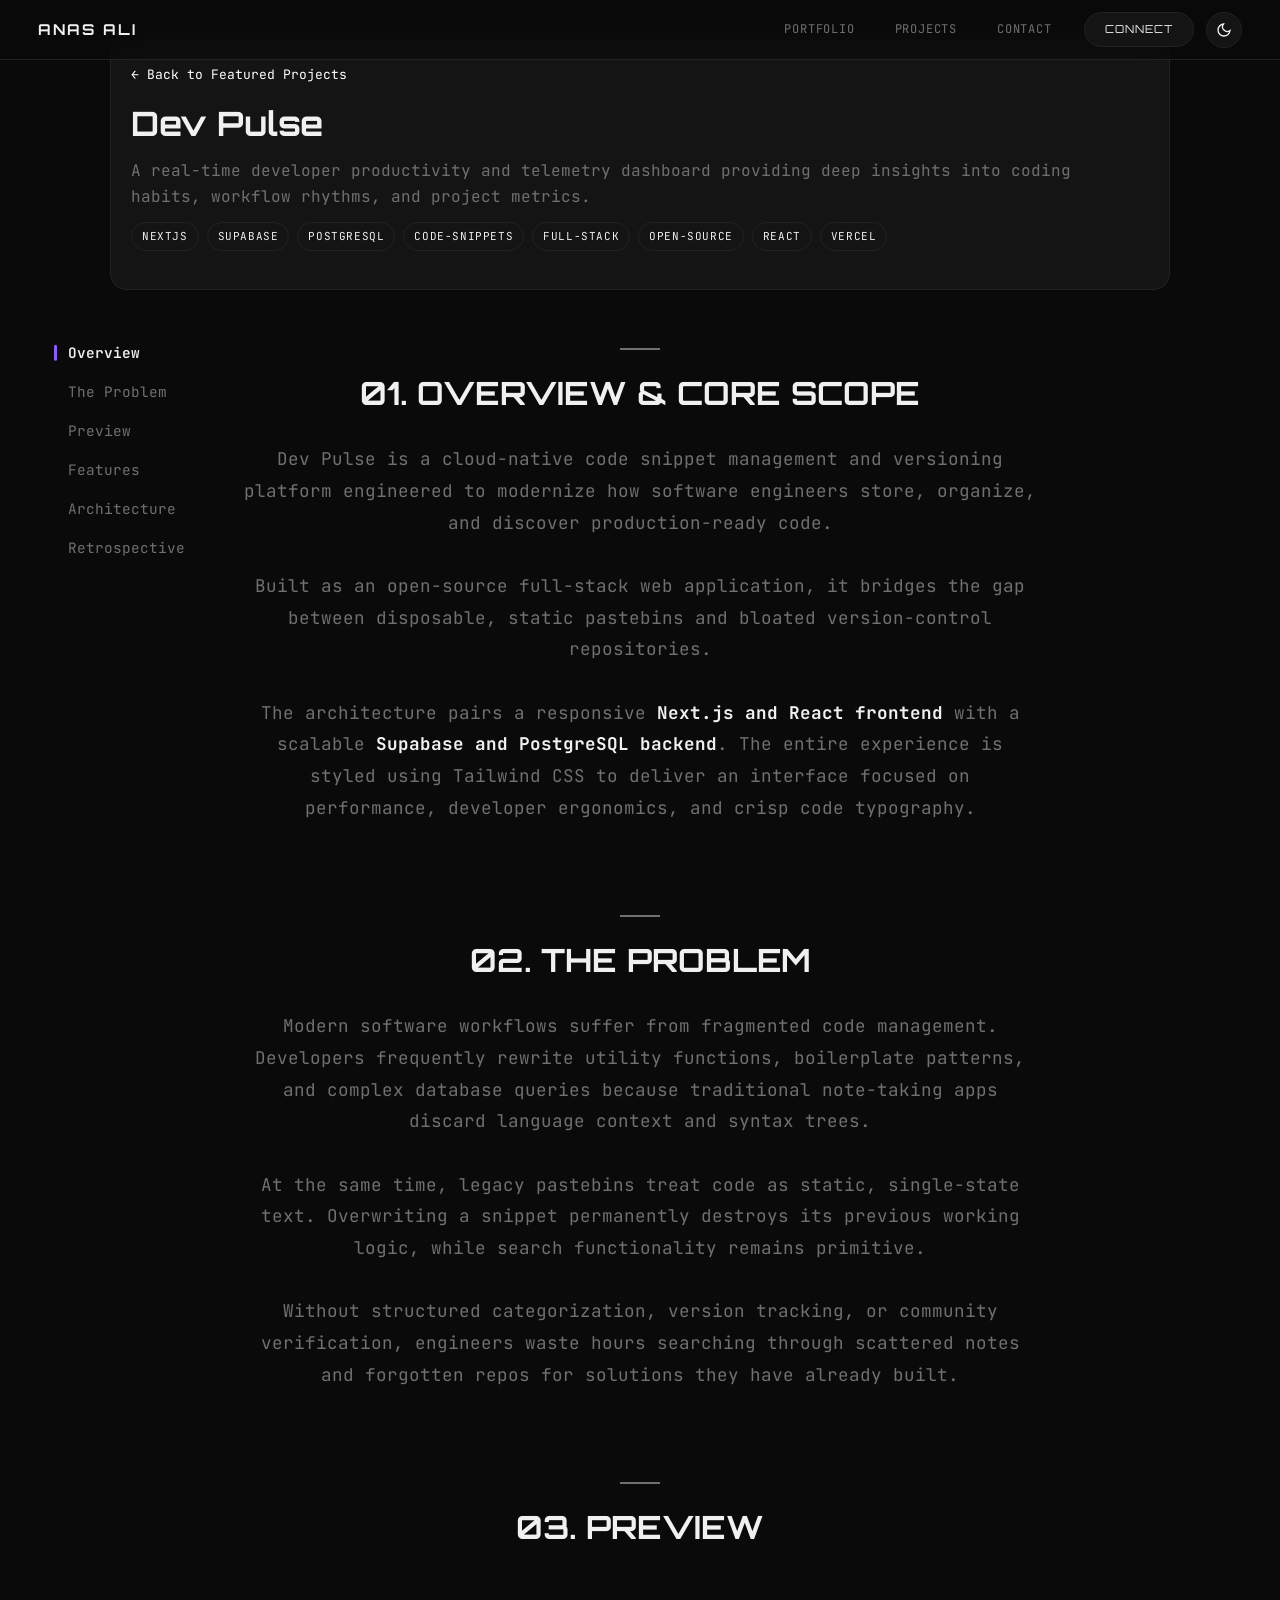
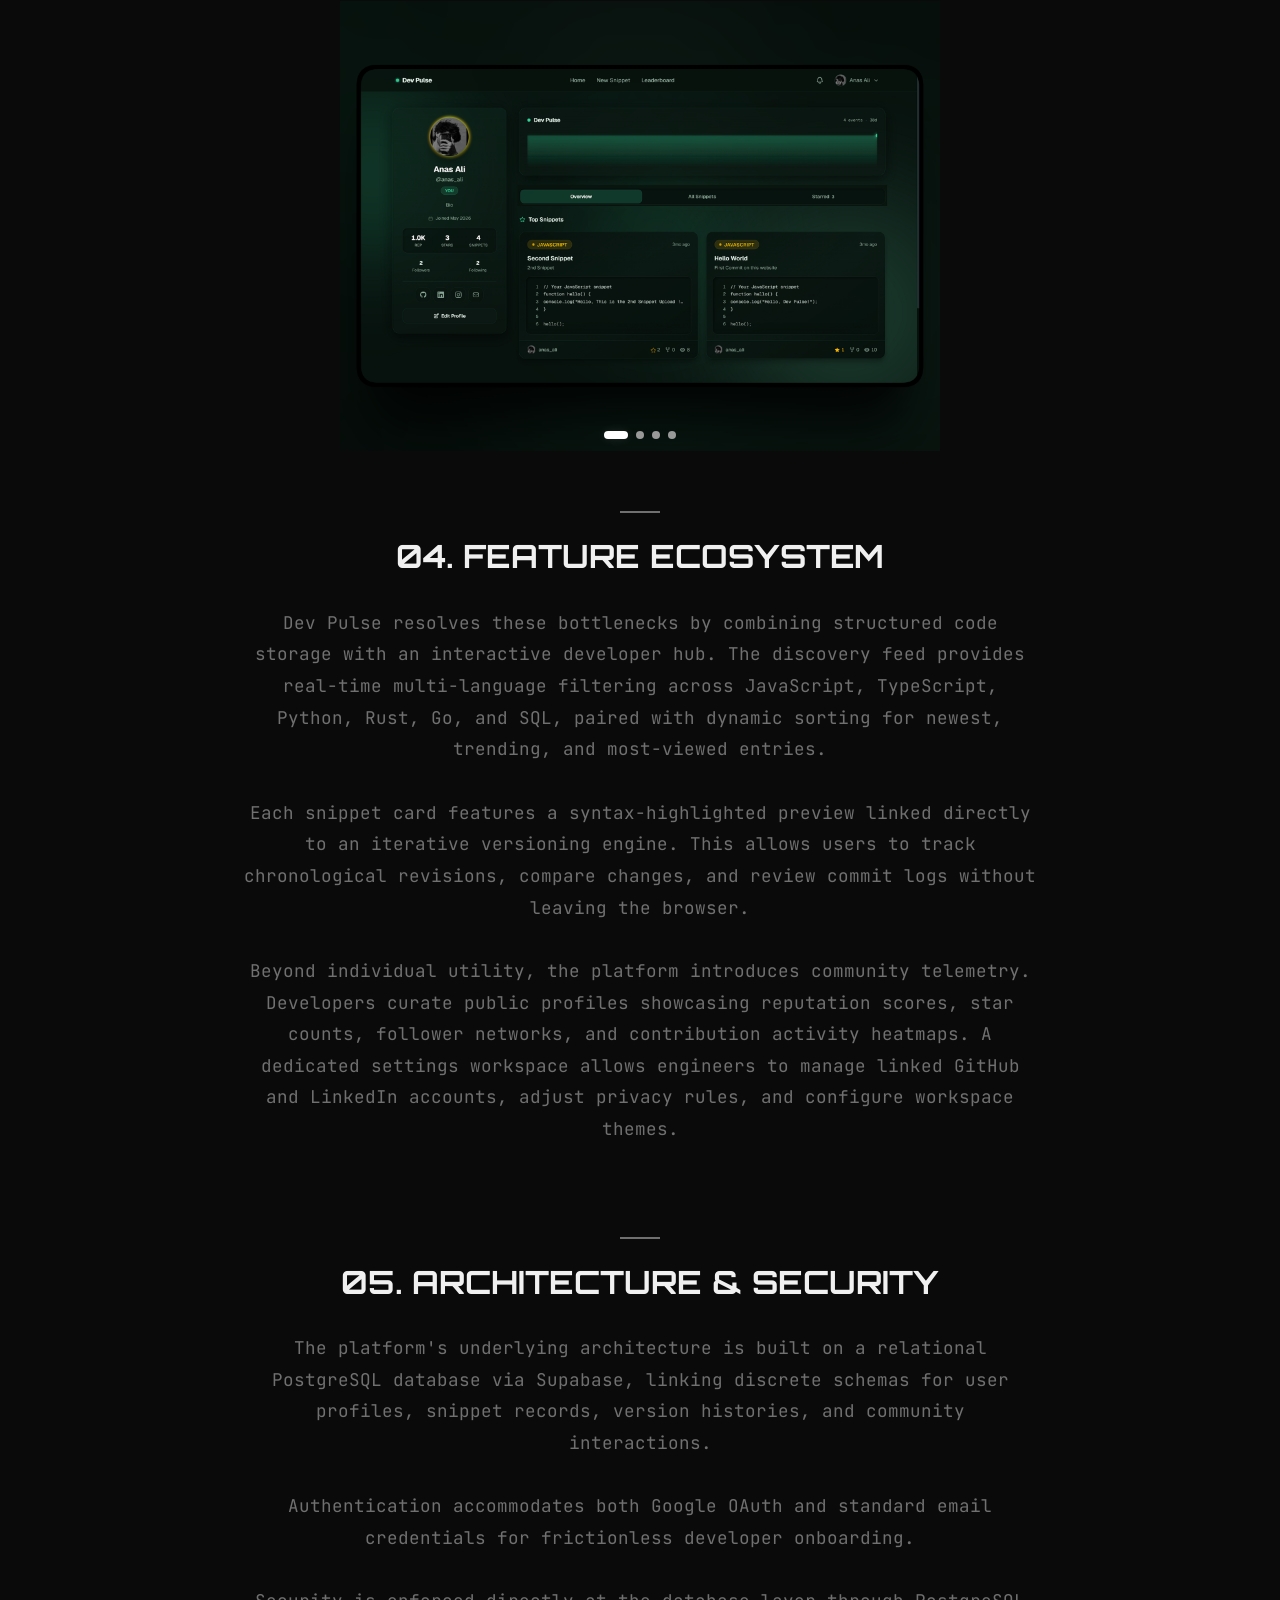
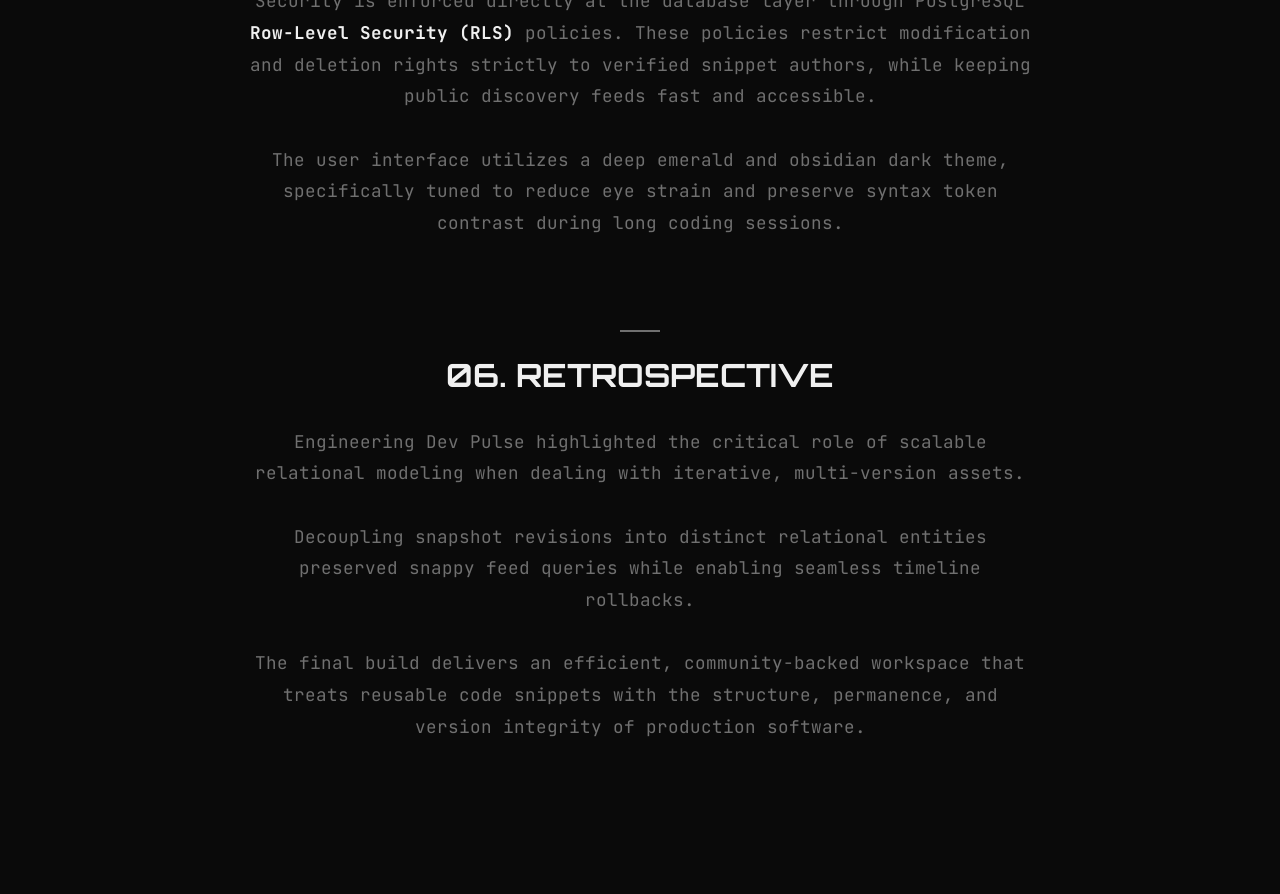
<file: projects/dev-pulse.html>
<!DOCTYPE html>
<html lang="en">
<head>
    <meta charset="UTF-8">
    <meta name="viewport" content="width=device-width, initial-scale=1.0">
    <title>Dev Pulse | Project Details</title>
    <meta name="description" content="Dev Pulse — A real-time developer productivity and telemetry dashboard built with Flutter, providing deep insights into coding habits and project metrics.">
    <link rel="icon" type="image/svg+xml" href='data:image/svg+xml,<svg xmlns="http://www.w3.org/2000/svg" viewBox="0 0 100 100"><text y=".9em" font-size="90">⚡</text></svg>'>
    <link rel="preconnect" href="https://fonts.googleapis.com">
    <link rel="preconnect" href="https://fonts.gstatic.com" crossorigin>
    <link href="https://fonts.googleapis.com/css2?family=Orbitron:wght@400;700;900&family=JetBrains+Mono:wght@400;600&display=swap" rel="stylesheet">
    <link rel="stylesheet" href="../styles.css">
</head>
<body>
    <nav class="top-bar" id="top-bar">
        <a href="../index.html#hero" class="top-bar-logo">Anas Ali</a>
        <div class="top-bar-links">
            <a href="../index.html#portfolio" class="top-bar-link">Portfolio</a>
            <a href="../index.html#featured-projects" class="top-bar-link">Projects</a>
            <a href="../index.html#contact" class="top-bar-link">Contact</a>
            <a href="../connect.html" class="top-bar-connect">Connect</a>
            <button class="theme-toggle" id="theme-toggle" aria-label="Toggle light mode">
                <svg class="theme-icon-sun" viewBox="0 0 24 24" fill="none" stroke="currentColor" stroke-width="2"><circle cx="12" cy="12" r="5"/><line x1="12" y1="1" x2="12" y2="3"/><line x1="12" y1="21" x2="12" y2="23"/><line x1="4.22" y1="4.22" x2="5.64" y2="5.64"/><line x1="18.36" y1="18.36" x2="19.78" y2="19.78"/><line x1="1" y1="12" x2="3" y2="12"/><line x1="21" y1="12" x2="23" y2="12"/><line x1="4.22" y1="19.78" x2="5.64" y2="18.36"/><line x1="18.36" y1="5.64" x2="19.78" y2="4.22"/></svg>
                <svg class="theme-icon-moon" viewBox="0 0 24 24" fill="none" stroke="currentColor" stroke-width="2"><path d="M21 12.79A9 9 0 1 1 11.21 3 7 7 0 0 0 21 12.79z"/></svg>
            </button>
        </div>
    </nav>
    <main class="project-detail-main">
        <section class="project-detail-hero">
            <a class="project-detail-back" href="../index.html#featured-projects">← Back to Featured Projects</a>
            <h1 class="project-detail-title">Dev Pulse</h1>
            <p class="project-detail-description">A real-time developer productivity and telemetry dashboard providing deep insights into coding habits, workflow rhythms, and project metrics.</p>
            <div class="project-tech-pills" style="margin-top: 12px;">
                <span class="project-tech-tag">nextjs</span>
                <span class="project-tech-tag">supabase</span>
                <span class="project-tech-tag">postgresql</span>
                <span class="project-tech-tag">code-snippets</span>
                <span class="project-tech-tag">full-stack</span>
                <span class="project-tech-tag">open-source</span>
                <span class="project-tech-tag">react</span>
                <span class="project-tech-tag">vercel</span>
            </div>
        </section>

        <div class="case-study-layout">
            <div class="case-study-content">
                <section id="section-overview" class="case-study-section">
                    <h2 class="case-study-section-header">01. OVERVIEW & CORE SCOPE</h2>
                    <p class="case-study-text">
                        Dev Pulse is a cloud-native code snippet management and versioning platform engineered to modernize how software engineers store, organize, and discover production-ready code.<br><br>
                        Built as an open-source full-stack web application, it bridges the gap between disposable, static pastebins and bloated version-control repositories.<br><br>
                        The architecture pairs a responsive <strong>Next.js and React frontend</strong> with a scalable <strong>Supabase and PostgreSQL backend</strong>. The entire experience is styled using Tailwind CSS to deliver an interface focused on performance, developer ergonomics, and crisp code typography.
                    </p>
                </section>

                <section id="section-problem" class="case-study-section">
                    <h2 class="case-study-section-header">02. THE PROBLEM</h2>
                    <p class="case-study-text">
                        Modern software workflows suffer from fragmented code management. Developers frequently rewrite utility functions, boilerplate patterns, and complex database queries because traditional note-taking apps discard language context and syntax trees.<br><br>
                        At the same time, legacy pastebins treat code as static, single-state text. Overwriting a snippet permanently destroys its previous working logic, while search functionality remains primitive.<br><br>
                        Without structured categorization, version tracking, or community verification, engineers waste hours searching through scattered notes and forgotten repos for solutions they have already built.
                    </p>
                </section>

                <section id="section-preview" class="case-study-section">
                    <h2 class="case-study-section-header">03. PREVIEW</h2>
                    <div class="carousel-container carousel-landscape" style="margin-top: 24px; background-color: transparent;">
                        <div class="carousel-track">
                            <div class="carousel-slide active">
                                <img src="../assets/Dev Pulse/Dev_pulseSS_1.png" alt="Dev Pulse screenshot 1" style="width: 100%; height: 100%; object-fit: contain;">
                            </div>
                            <div class="carousel-slide">
                                <img src="../assets/Dev Pulse/Dev_pulseSS_2.png" alt="Dev Pulse screenshot 2" style="width: 100%; height: 100%; object-fit: contain;">
                            </div>
                            <div class="carousel-slide">
                                <img src="../assets/Dev Pulse/Dev_pulseSS_3.png" alt="Dev Pulse screenshot 3" style="width: 100%; height: 100%; object-fit: contain;">
                            </div>
                            <div class="carousel-slide">
                                <img src="../assets/Dev Pulse/Dev_pulseSS_4.png" alt="Dev Pulse screenshot 4" style="width: 100%; height: 100%; object-fit: contain;">
                            </div>
                        </div>
                        <button class="carousel-btn carousel-btn-prev" aria-label="Previous image">
                            <svg viewBox="0 0 24 24" fill="none" stroke="currentColor" stroke-width="2" stroke-linecap="round" stroke-linejoin="round"><path d="m15 18-6-6 6-6"/></svg>
                        </button>
                        <button class="carousel-btn carousel-btn-next" aria-label="Next image">
                            <svg viewBox="0 0 24 24" fill="none" stroke="currentColor" stroke-width="2" stroke-linecap="round" stroke-linejoin="round"><path d="m9 18 6-6-6-6"/></svg>
                        </button>
                        <div class="carousel-indicators">
                            <button class="carousel-dot active" aria-label="Go to slide 1" aria-current="true"></button>
                            <button class="carousel-dot" aria-label="Go to slide 2" aria-current="false"></button>
                            <button class="carousel-dot" aria-label="Go to slide 3" aria-current="false"></button>
                            <button class="carousel-dot" aria-label="Go to slide 4" aria-current="false"></button>
                        </div>
                    </div>
                </section>

                <section id="section-features" class="case-study-section">
                    <h2 class="case-study-section-header">04. FEATURE ECOSYSTEM</h2>
                    <p class="case-study-text">
                        Dev Pulse resolves these bottlenecks by combining structured code storage with an interactive developer hub. The discovery feed provides real-time multi-language filtering across JavaScript, TypeScript, Python, Rust, Go, and SQL, paired with dynamic sorting for newest, trending, and most-viewed entries.<br><br>
                        Each snippet card features a syntax-highlighted preview linked directly to an iterative versioning engine. This allows users to track chronological revisions, compare changes, and review commit logs without leaving the browser.<br><br>
                        Beyond individual utility, the platform introduces community telemetry. Developers curate public profiles showcasing reputation scores, star counts, follower networks, and contribution activity heatmaps. A dedicated settings workspace allows engineers to manage linked GitHub and LinkedIn accounts, adjust privacy rules, and configure workspace themes.
                    </p>
                </section>

                <section id="section-architecture" class="case-study-section">
                    <h2 class="case-study-section-header">05. ARCHITECTURE & SECURITY</h2>
                    <p class="case-study-text">
                        The platform's underlying architecture is built on a relational PostgreSQL database via Supabase, linking discrete schemas for user profiles, snippet records, version histories, and community interactions.<br><br>
                        Authentication accommodates both Google OAuth and standard email credentials for frictionless developer onboarding.<br><br>
                        Security is enforced directly at the database layer through PostgreSQL <strong>Row-Level Security (RLS)</strong> policies. These policies restrict modification and deletion rights strictly to verified snippet authors, while keeping public discovery feeds fast and accessible.<br><br>
                        The user interface utilizes a deep emerald and obsidian dark theme, specifically tuned to reduce eye strain and preserve syntax token contrast during long coding sessions.
                    </p>
                </section>

                <section id="section-retrospective" class="case-study-section">
                    <h2 class="case-study-section-header">06. RETROSPECTIVE</h2>
                    <p class="case-study-text">
                        Engineering Dev Pulse highlighted the critical role of scalable relational modeling when dealing with iterative, multi-version assets.<br><br>
                        Decoupling snapshot revisions into distinct relational entities preserved snappy feed queries while enabling seamless timeline rollbacks.<br><br>
                        The final build delivers an efficient, community-backed workspace that treats reusable code snippets with the structure, permanence, and version integrity of production software.
                    </p>
                </section>
            </div>

            <aside class="case-study-nav-container">
                <nav class="case-study-nav">
                    <a href="#section-overview" class="case-study-nav-item active">Overview</a>
                    <a href="#section-problem" class="case-study-nav-item">The Problem</a>
                    <a href="#section-preview" class="case-study-nav-item">Preview</a>
                    <a href="#section-features" class="case-study-nav-item">Features</a>
                    <a href="#section-architecture" class="case-study-nav-item">Architecture</a>
                    <a href="#section-retrospective" class="case-study-nav-item">Retrospective</a>
                </nav>
            </aside>
        </div>
    </main>

    <script>
        document.addEventListener('DOMContentLoaded', () => {
            const sections = document.querySelectorAll('.case-study-section');
            const navItems = document.querySelectorAll('.case-study-nav-item');

            window.addEventListener('scroll', () => {
                let current = '';
                sections.forEach(section => {
                    const sectionTop = section.offsetTop;
                    const sectionHeight = section.clientHeight;
                    if (window.scrollY >= (sectionTop - 300)) {
                        current = section.getAttribute('id');
                    }
                });

                if (current) {
                    navItems.forEach(item => {
                        item.classList.remove('active');
                        if (item.getAttribute('href') === `#${current}`) {
                            item.classList.add('active');
                        }
                    });
                }
            });
        });
    </script>
    <script src="../script.js"></script>
</body>
</html>
</file>
<file: styles.css>
:root {
    --bg-color: #0a0a0a;
    --bg-secondary: #141414;
    --primary-accent: #ffffff;
    --secondary-accent: #999999;
    --text-main: #f0f0f0;
    --text-muted: #707070;
    --border-color: #222222;
    --glow-color: rgba(255, 255, 255, 0.1);
}

* {
    margin: 0;
    padding: 0;
    box-sizing: border-box;
}

html {
    scroll-behavior: smooth;
}

html,
body {
    max-width: 100%;
}

img,
svg {
    max-width: 100%;
}

body {
    font-family: 'JetBrains Mono', monospace;
    background-color: var(--bg-color);
    color: var(--text-main);
    line-height: 1.6;
    overflow-x: hidden;
}

.hero {
    min-height: 100vh;
    display: flex;
    align-items: center;
    justify-content: center;
    padding: 2rem;
    position: relative;
    overflow: hidden;
    background: radial-gradient(circle at 50% 28%, var(--glow-color) 0%, var(--bg-color) 65%);
}

.hero-content {
    position: relative;
    z-index: 2;
    width: 100%;
    max-width: 1100px;
    display: grid;
    grid-template-columns: 1fr 1fr;
    align-items: center;
    gap: 48px;
}

.river-container {
    position: absolute;
    top: 0;
    left: 0;
    width: 100%;
    height: 100%;
    z-index: 1;
    overflow: hidden;
    pointer-events: none;
}

.river-svg {
    width: 100%;
    height: 100%;
    position: absolute;
    top: 0;
    left: 0;
}

.river-text {
    text-transform: uppercase;
    letter-spacing: 8px;
    font-weight: 900;
    stroke: var(--primary-accent);
}

.user-image-container {
    position: relative;
    z-index: 2;
    display: flex;
    align-items: center;
    justify-content: center;
    cursor: pointer;
}

.user-image-placeholder {
    position: relative;
    width: min(52vw, 540px);
    aspect-ratio: 1 / 1;
    border-radius: 62% 38% 44% 56% / 54% 42% 58% 46%;
    overflow: hidden;
    background:
        radial-gradient(circle at var(--spot-x, 40%) var(--spot-y, 28%), var(--glow-color) 0%, var(--glow-color) 42%, transparent 66%),
        radial-gradient(circle at calc(var(--spot-x, 40%) + 10%) calc(var(--spot-y, 28%) + 16%), var(--glow-color) 0%, transparent 46%),
        linear-gradient(154deg, var(--bg-secondary) 0%, var(--bg-color) 62%, var(--bg-color) 100%);
    border: 1px solid var(--border-color);
    box-shadow: 22px 22px 50px rgba(0, 0, 0, 0.55), -14px -14px 30px rgba(0, 0, 0, 0.2);
    animation: blobMorph 12s ease-in-out infinite, float-subtle 8s ease-in-out infinite;
    transition: transform 0.55s cubic-bezier(0.19, 1, 0.22, 1), box-shadow 0.45s ease, border-radius 0.6s cubic-bezier(0.23, 1, 0.32, 1), background-position 0.35s ease;
}

.user-image-placeholder::before {
    content: '';
    position: absolute;
    inset: -6%;
    border-radius: inherit;
    background: radial-gradient(circle at 28% 20%, var(--glow-color), transparent 58%);
    z-index: 0;
    filter: blur(4px);
}

.user-image-placeholder::after {
    content: '';
    position: absolute;
    inset: 0;
    background: linear-gradient(to bottom, rgba(10, 10, 10, 0) 62%, var(--bg-color) 100%);
    pointer-events: none;
    z-index: 2;
}

.bubble-name {
    position: relative;
    z-index: 3;
    display: block;
    padding: 0 14px;
    text-align: center;
    font-family: 'Orbitron', sans-serif;
    font-weight: 900;
    letter-spacing: clamp(2px, 0.7vw, 6px);
    line-height: 1.02;
    font-size: clamp(1.4rem, 4.8vw, 3.2rem);
    color: var(--primary-accent);
    text-shadow: 0 0 24px var(--glow-color), 0 8px 24px rgba(0, 0, 0, 0.35);
    transition: transform 0.35s ease, text-shadow 0.35s ease;
}

.bubble-copy {
    position: relative;
    z-index: 3;
    display: flex;
    flex-direction: column;
    align-items: center;
    justify-content: center;
    gap: 8px;
    width: 100%;
    height: 100%;
    padding: 20px 24px;
    text-align: center;
    transform: translateY(4px);
}

.bubble-tagline {
    margin-top: 0;
    max-width: 90%;
    min-height: 1.8em;
    display: inline-flex;
    align-items: center;
    justify-content: center;
    color: rgba(231, 237, 244, 0.88);
    font-family: 'JetBrains Mono', monospace;
    font-size: clamp(0.74rem, 1.25vw, 0.92rem);
    letter-spacing: 0.45px;
    line-height: 1.4;
    opacity: 0;
    transform: translateY(10px) scale(0.985);
    filter: blur(9px);
    transition: opacity 0.95s ease, transform 1s cubic-bezier(0.22, 0.61, 0.36, 1), filter 1.05s ease, letter-spacing 0.9s ease;
}

.bubble-tagline.active {
    opacity: 0.96;
    transform: translateY(0) scale(1);
    filter: blur(0);
    letter-spacing: 0.45px;
}

.bubble-tagline.exiting {
    opacity: 0;
    transform: translateY(-10px) scale(1.02);
    filter: blur(14px);
    letter-spacing: 1.6px;
}

.user-image-container:hover .user-image-placeholder {
    transform: translate3d(var(--bubble-shift-x, 0px), var(--bubble-shift-y, -6px), 0) scale(1.03);
    box-shadow: 0 0 0 1px var(--primary-accent), 26px 26px 58px rgba(0, 0, 0, 0.58), -12px -12px 28px rgba(0, 0, 0, 0.24);
    animation: blobMorphActive 7.3s ease-in-out infinite, float-subtle 4.5s ease-in-out infinite;
    transition: transform 0.45s ease-in-out, border-radius 0.45s ease-in-out, background-position 0.45s ease-in-out, box-shadow 0.45s ease-in-out;
}

.user-image-container:hover .bubble-name {
    transform: scale(1.04);
    text-shadow: 0 0 32px var(--glow-color), 0 8px 24px rgba(0, 0, 0, 0.42);
}

.user-image-container:hover .bubble-tagline {
    color: var(--text-main);
}

.user-image {
    width: 100%;
    height: 100%;
    object-fit: contain;
    object-position: center 18%;
    position: relative;
    z-index: 1;
    transform: scale(1.14);
    filter: saturate(1.04) contrast(1.05) drop-shadow(0 10px 24px rgba(0, 0, 0, 0.4));
    transition: transform 0.45s ease;
}

.user-image-container:hover .user-image {
    transform: scale(1.2);
}

.placeholder-avatar {
    width: 400px;
    height: 400px;
    background: linear-gradient(135deg, var(--bg-secondary) 0%, var(--bg-color) 100%);
    border: 3px solid var(--primary-accent);
    border-radius: 50%;
    display: flex;
    align-items: center;
    justify-content: center;
    box-shadow: 0 0 60px var(--glow-color), inset 0 0 40px var(--glow-color);
    animation: float-subtle 6s ease-in-out infinite;
}

.placeholder-avatar span {
    font-family: 'Orbitron', sans-serif;
    font-size: 150px;
    font-weight: 900;
    background: linear-gradient(135deg, var(--primary-accent), var(--secondary-accent));
    -webkit-background-clip: text;
    -webkit-text-fill-color: transparent;
    background-clip: text;
    text-shadow: 0 0 30px var(--glow-color);
}

@keyframes float-subtle {
    0%, 100% {
        transform: translateY(0px);
    }
    50% {
        transform: translateY(-20px);
    }
}

@keyframes blobMorph {
    0%,
    100% {
        border-radius: 60% 40% 30% 70% / 60% 30% 70% 40%;
    }
    33% {
        border-radius: 55% 45% 65% 35% / 45% 55% 35% 65%;
    }
    66% {
        border-radius: 38% 62% 42% 58% / 62% 34% 66% 38%;
    }
}

@keyframes blobMorphActive {
    0% {
        border-radius: 68% 32% 44% 56% / 52% 35% 65% 48%;
    }
    25% {
        border-radius: 42% 58% 33% 67% / 66% 52% 48% 34%;
    }
    50% {
        border-radius: 60% 40% 57% 43% / 38% 63% 37% 62%;
    }
    75% {
        border-radius: 35% 65% 49% 51% / 58% 34% 66% 42%;
    }
    100% {
        border-radius: 68% 32% 44% 56% / 52% 35% 65% 48%;
    }
}

.reveal-on-scroll {
    opacity: 0;
    transform: translate3d(0, 46px, 0) scale(0.94) rotateX(8deg);
    filter: blur(12px) saturate(0.72);
    transform-origin: 50% 85%;
    transition: opacity 0.9s ease, transform 0.95s cubic-bezier(0.22, 0.61, 0.36, 1), filter 1s ease;
    transition-delay: var(--reveal-delay, 0ms);
    will-change: transform, opacity, filter;
}

.reveal-on-scroll.is-visible {
    opacity: 1;
    transform: translate3d(0, 0, 0) scale(1) rotateX(0deg);
    filter: blur(0) saturate(1);
    animation: revealLiftGlow 0.95s cubic-bezier(0.22, 0.61, 0.36, 1) both;
}

@keyframes revealLiftGlow {
    0% {
        box-shadow: 0 0 0 transparent;
    }
    40% {
        box-shadow: 0 0 26px var(--glow-color);
    }
    100% {
        box-shadow: 0 0 0 transparent;
    }
}

.hero-intro {
    position: relative;
    z-index: 3;
    text-align: left;
    width: 100%;
    max-width: 560px;
    padding: 24px 28px;
    border: 1px solid var(--border-color);
    border-radius: 18px;
    background: linear-gradient(165deg, var(--bg-secondary), var(--bg-color));
    backdrop-filter: blur(4px);
    box-shadow: 12px 12px 34px rgba(6, 9, 14, 0.52), -8px -8px 24px rgba(55, 55, 55, 0.22);
}

.intro-greeting {
    font-family: 'Orbitron', sans-serif;
    font-size: clamp(1.7rem, 4vw, 3rem);
    font-weight: 900;
    color: var(--text-main);
    margin-bottom: 20px;
    text-transform: uppercase;
    letter-spacing: clamp(1px, 0.35vw, 4px);
    line-height: 1.15;
    word-break: break-word;
    text-shadow: 0 8px 20px rgba(0, 0, 0, 0.55);
}

.intro-typewriter {
    font-family: 'JetBrains Mono', monospace;
    font-size: clamp(1rem, 2.2vw, 1.75rem);
    color: var(--text-main);
    display: flex;
    align-items: center;
    justify-content: flex-start;
    gap: 8px;
    text-shadow: 0 4px 14px rgba(0, 0, 0, 0.5);
}

.prompt-symbol {
    color: var(--secondary-accent);
    font-weight: bold;
}

.slash {
    color: var(--text-muted);
    font-weight: 300;
}

.typewriter-text {
    color: var(--primary-accent);
    font-weight: 600;
    min-width: clamp(90px, 18vw, 150px);
    text-align: left;
}

.cursor {
    animation: blink 1s infinite;
    color: var(--primary-accent);
}

@keyframes blink {
    0%, 49% {
        opacity: 1;
    }
    50%, 100% {
        opacity: 0;
    }
}

@keyframes scroll {
    0% {
        transform: translateX(0);
    }
    100% {
        transform: translateX(-50%);
    }
}

.bento-grid {
    display: grid;
    grid-template-columns: repeat(4, 1fr);
    grid-template-rows: auto auto auto;
    gap: 20px;
    padding: clamp(32px, 4vw, 60px) clamp(16px, 3.5vw, 40px);
    max-width: 1400px;
    margin: 0 auto;
}

.bento-item {
    background-color: var(--bg-secondary);
    border: 1px solid var(--border-color);
    border-radius: 12px;
    padding: 32px;
    transition: all 0.4s cubic-bezier(0.4, 0, 0.2, 1);
    position: relative;
    overflow: hidden;
    opacity: 0;
    transform: translateY(40px);
}

.bento-item.fade-in {
    animation: fadeInUp 0.6s ease-out forwards;
}

@keyframes fadeInUp {
    from {
        opacity: 0;
        transform: translateY(40px);
    }
    to {
        opacity: 1;
        transform: translateY(0);
    }
}

.bento-item::before {
    content: '';
    position: absolute;
    top: 0;
    left: 0;
    width: 100%;
    height: 100%;
    background: linear-gradient(135deg, var(--glow-color), transparent);
    opacity: 0;
    transition: opacity 0.4s ease;
    pointer-events: none;
}

.bento-item:hover {
    border-color: var(--primary-accent);
    box-shadow: 0 0 30px var(--glow-color), inset 0 0 20px var(--glow-color);
    transform: translateY(-5px);
}

.bento-item:hover::before {
    opacity: 1;
}

.bento-item-1 {
    grid-column: span 2;
    grid-row: span 1;
}

.bento-item-2 {
    grid-column: span 2;
    grid-row: span 2;
    padding: 18px;
}

global-freelancer-live-stats-widget {
    display: block;
    width: 100%;
    height: 100%;
}

.bento-item-3 {
    grid-column: span 1;
    grid-row: span 1;
}

.bento-item-4 {
    grid-column: span 1;
    grid-row: span 2;
}

.bento-content {
    position: relative;
    z-index: 1;
    height: 100%;
    display: flex;
    flex-direction: column;
}

.bento-item h2,
.bento-item h3 {
    font-family: 'Orbitron', sans-serif;
    font-size: 28px;
    margin-bottom: 12px;
    color: var(--text-main);
    text-transform: uppercase;
    letter-spacing: 2px;
}

.bento-subtitle {
    font-size: 14px;
    color: var(--secondary-accent);
    margin-bottom: 16px;
    text-transform: uppercase;
    letter-spacing: 1px;
}

.bento-description {
    color: var(--text-muted);
    font-size: 14px;
    margin-bottom: 20px;
    line-height: 1.6;
}

.bento-tags {
    display: flex;
    gap: 8px;
    flex-wrap: wrap;
}

.tag {
    display: inline-block;
    padding: 6px 12px;
    border: 1px solid var(--primary-accent);
    color: var(--primary-accent);
    font-size: 12px;
    border-radius: 4px;
    transition: all 0.3s ease;
}

.tag:hover {
    background-color: var(--primary-accent);
    color: var(--bg-color);
    box-shadow: 0 0 15px var(--glow-color);
}

.skills-list {
    display: flex;
    flex-direction: column;
    gap: 18px;
    flex: 1;
    justify-content: center;
}

.skill-item {
    display: flex;
    flex-direction: column;
    gap: 8px;
}

.skill-name {
    font-size: 13px;
    color: var(--secondary-accent);
    text-transform: uppercase;
    letter-spacing: 1px;
}

.skill-bar {
    height: 6px;
    background-color: var(--border-color);
    border-radius: 3px;
    overflow: hidden;
    border: 1px solid var(--border-color);
}

.skill-fill {
    height: 100%;
    background: linear-gradient(90deg, var(--primary-accent), var(--secondary-accent));
    border-radius: 3px;
    transition: width 0.6s ease;
}

.bento-item:hover .skill-fill {
    box-shadow: 0 0 10px var(--glow-color);
}

.services-list {
    list-style: none;
    flex: 1;
    display: flex;
    flex-direction: column;
    justify-content: center;
    gap: 14px;
    margin-bottom: 20px;
}

.services-list li {
    padding-left: 20px;
    position: relative;
    color: var(--text-muted);
    font-size: 14px;
    transition: all 0.3s ease;
}

.services-list li::before {
    content: '▶';
    position: absolute;
    left: 0;
    color: var(--primary-accent);
}

.services-list li:hover {
    color: var(--secondary-accent);
    padding-left: 25px;
}

.cta-button {
    align-self: flex-start;
    padding: 12px 24px;
    border: 2px solid var(--primary-accent);
    background-color: transparent;
    color: var(--primary-accent);
    font-family: 'JetBrains Mono', monospace;
    font-size: 13px;
    text-transform: uppercase;
    letter-spacing: 1px;
    border-radius: 4px;
    cursor: pointer;
    transition: all 0.3s ease;
    text-decoration: none;
    display: inline-block;
}

.cta-button:hover {
    background-color: var(--primary-accent);
    color: var(--bg-color);
    box-shadow: 0 0 20px var(--glow-color);
}

.tech-marquee-stack {
    flex: 1;
    display: flex;
    flex-direction: column;
    gap: 12px;
    justify-content: center;
    position: relative;
    padding: 8px 0;
    border-radius: 14px;
    background: linear-gradient(160deg, var(--glow-color), var(--bg-color));
    border: 1px solid var(--border-color);
    box-shadow: inset 0 1px 0 var(--glow-color), 0 16px 34px rgba(0, 0, 0, 0.28);
}

.tech-marquee {
    --ticker-duration: 22s;
    position: relative;
    width: 100%;
    overflow: hidden;
    flex: 0 0 auto;
    display: flex;
    align-items: center;
}

.tech-marquee-reverse {
    --ticker-duration: 26s;
    opacity: 0.72;
}

.tech-marquee::before,
.tech-marquee::after {
    content: '';
    position: absolute;
    top: 0;
    bottom: 0;
    width: 56px;
    z-index: 2;
    pointer-events: none;
}

.tech-marquee::before {
    left: 0;
    background: linear-gradient(to right, var(--bg-secondary), transparent);
}

.tech-marquee::after {
    right: 0;
    background: linear-gradient(to left, var(--bg-secondary), transparent);
}

.tech-track {
    display: flex;
    align-items: center;
    gap: 14px;
    width: max-content;
    padding-inline: 8px;
    animation: techTickerScroll var(--ticker-duration) linear infinite;
    will-change: transform;
}

.tech-marquee:hover .tech-track,
.tech-marquee:focus-within .tech-track,
.tech-marquee-stack:hover .tech-track,
.tech-marquee-stack:focus-within .tech-track {
    animation-play-state: paused;
}

.tech-marquee-reverse .tech-track {
    animation-direction: reverse;
}

.tech-marquee-reverse .tech-pill {
    transform: scale(0.96);
}

.tech-pill {
    flex: 0 0 auto;
    display: inline-flex;
    align-items: center;
    gap: 8px;
    padding: 10px 16px;
    border: 1px solid var(--border-color);
    border-radius: 999px;
    background: linear-gradient(145deg, var(--bg-secondary), var(--bg-color));
    color: var(--text-main);
    font-size: 12px;
    letter-spacing: 0.9px;
    text-transform: uppercase;
    white-space: nowrap;
    box-shadow: 0 10px 25px rgba(0, 0, 0, 0.28);
    transition: transform 0.25s ease, box-shadow 0.25s ease, border-color 0.25s ease, background 0.25s ease;
}

.tech-pill:hover {
    transform: translateY(-2px) scale(1.02);
    border-color: var(--primary-accent);
    box-shadow: 0 12px 30px rgba(0, 0, 0, 0.35), 0 0 18px var(--glow-color);
}

.tech-pill:focus-visible {
    outline: none;
    border-color: var(--primary-accent);
    box-shadow: 0 0 0 2px var(--glow-color), 0 10px 28px rgba(0, 0, 0, 0.32);
}

.tech-pill-icon {
    width: 16px;
    height: 16px;
    display: inline-flex;
    align-items: center;
    justify-content: center;
    color: var(--primary-accent);
}

.tech-pill-icon svg {
    width: 100%;
    height: 100%;
    display: block;
}

.tech-pill-label {
    line-height: 1;
}

.tech-supabase .tech-pill-icon { color: var(--primary-accent); }
.tech-firebase .tech-pill-icon { color: var(--primary-accent); }
.tech-python .tech-pill-icon { color: var(--primary-accent); }
.tech-cpp .tech-pill-icon { color: var(--primary-accent); }

@media (prefers-reduced-motion: reduce) {
    .tech-track {
        animation: none;
        transform: translateX(0);
    }

    .tech-pill {
        transition: none;
    }
}

@keyframes techTickerScroll {
    0% {
        transform: translateX(0);
    }
    100% {
        transform: translateX(-50%);
    }
}

.selected-projects {
    max-width: 1400px;
    margin: 0 auto;
    padding: 10px clamp(16px, 3.5vw, 40px) 40px;
}

.selected-projects-header {
    margin-bottom: 18px;
}

.selected-projects-header h2 {
    font-family: 'Orbitron', sans-serif;
    font-size: clamp(1.4rem, 2.5vw, 2rem);
    letter-spacing: 1.5px;
    text-transform: uppercase;
    margin-bottom: 6px;
}

.selected-projects-header p {
    color: var(--text-muted);
    font-size: 14px;
}

.projects-grid {
    display: grid;
    grid-template-columns: 1fr;
    gap: 32px;
}

.project-card {
    background-color: var(--bg-secondary);
    border: 1px solid var(--border-color);
    border-radius: 12px;
    overflow: hidden;
    box-shadow: 0 14px 34px rgba(0, 0, 0, 0.22);
    transition: border-color 0.4s ease, box-shadow 0.4s ease, transform 0.4s ease;
    grid-column: 1 / -1;
}

.project-card:hover {
    border-color: var(--primary-accent);
    box-shadow: 0 0 0 1px var(--glow-color), 0 18px 38px rgba(0, 0, 0, 0.34);
    transform: translateY(-6px) scale(1.01);
}

/* ── Split layout container ── */
.project-split {
    display: flex;
    flex-direction: row;
    align-items: stretch;
    height: 100%;
}

/* ── Split content (text side) ── */
.project-split-content {
    display: flex;
    flex-direction: column;
    justify-content: center;
    padding: 36px 32px;
    flex: 0 0 45%;
}

.project-split-content h3 {
    font-family: 'Orbitron', sans-serif;
    font-size: clamp(1.2rem, 2.2vw, 1.65rem);
    margin-bottom: 14px;
    letter-spacing: 1px;
    text-transform: uppercase;
}

.project-split-content p {
    color: var(--text-muted);
    font-size: 14px;
    margin-bottom: 16px;
    line-height: 1.7;
}

/* ── Split media (image side) ── */
.project-split-media {
    flex: 0 0 55%;
}

.project-image-placeholder {
    min-height: 220px;
    position: relative;
    overflow: hidden;
    display: flex;
    align-items: center;
    justify-content: center;
    padding: 12px;
    transition: transform 0.35s ease;
}

.project-card:hover .project-image-placeholder {
    transform: scale(1.03);
}

.project-card-hero .project-image-placeholder,
.project-card-full .project-image-placeholder,
.project-card.expanded .project-image-placeholder {
    min-height: 280px;
    height: 100%;
    border-radius: 0;
}

.project-mockup-image {
    width: 100%;
    height: 100%;
    max-height: 280px;
    object-fit: contain;
    filter: drop-shadow(0 12px 22px rgba(0, 0, 0, 0.35));
    transition: transform 0.4s ease;
}

.project-card:hover .project-mockup-image {
    transform: scale(1.04);
}

.project-card-full .project-mockup-image {
    max-height: 340px;
}

.we-two-image .project-mockup-image {
    transform: scale(1.18);
    transform-origin: center center;
}

.anas-space-image {
    background:
        linear-gradient(150deg, var(--glow-color), transparent 56%),
        radial-gradient(circle at 80% 20%, var(--glow-color), transparent 52%),
        linear-gradient(130deg, var(--bg-secondary), var(--bg-color));
}

.we-two-image {
    background:
        linear-gradient(170deg, var(--glow-color), transparent 58%),
        radial-gradient(circle at 28% 25%, var(--glow-color), transparent 50%),
        linear-gradient(135deg, var(--bg-secondary), var(--bg-color));
}

.dev-pulse-image {
    background:
        linear-gradient(145deg, var(--glow-color), transparent 60%),
        radial-gradient(circle at 75% 25%, var(--glow-color), transparent 50%),
        linear-gradient(135deg, var(--bg-secondary), var(--bg-color));
}

/* ── Interactive Image Carousel ── */
.carousel-container {
    position: relative;
    overflow: hidden;
    width: 100%;
    border-radius: 8px;
}

.carousel-landscape {
    aspect-ratio: 16 / 9;
}

.carousel-portrait {
    aspect-ratio: 9 / 16;
    max-height: 380px;
}

/* ── Mobile Phone Mockup Frame ── */
.mobile-mockup-frame {
    position: relative;
    width: 100%;
    max-width: 240px;
    aspect-ratio: 9 / 18.5;
    margin: 16px auto;
    background: var(--bg-color);
    border: 6px solid var(--bg-secondary);
    border-radius: 36px;
    padding: 6px;
    box-shadow:
        0 18px 38px rgba(0, 0, 0, 0.65),
        0 0 0 1px var(--primary-accent),
        inset 0 0 10px rgba(0, 0, 0, 0.8);
    transition: transform 0.4s cubic-bezier(0.4, 0, 0.2, 1), box-shadow 0.4s ease;
    display: flex;
    align-items: center;
    justify-content: center;
}

.mobile-mockup-frame::before {
    content: '';
    position: absolute;
    top: 8px;
    left: 50%;
    transform: translateX(-50%);
    width: 44px;
    height: 5px;
    background: var(--bg-color);
    border-radius: 999px;
    z-index: 10;
    border: 1px solid var(--border-color);
}

.project-card:hover .mobile-mockup-frame {
    transform: translateY(-4px) scale(1.03);
    box-shadow:
        0 24px 48px rgba(0, 0, 0, 0.75),
        0 0 18px var(--primary-accent),
        inset 0 0 10px rgba(0, 0, 0, 0.8);
}

.mobile-mockup-frame .carousel-container {
    width: 100%;
    height: 100%;
    border-radius: 26px;
    overflow: hidden;
    aspect-ratio: unset;
    max-height: unset;
    background: var(--bg-color);
}

.mobile-mockup-frame .carousel-slide-img {
    border-radius: 0;
    border: none;
    box-shadow: none;
}

.carousel-track {
    display: flex;
    transition: transform 0.5s cubic-bezier(0.4, 0, 0.2, 1);
    height: 100%;
}

.carousel-slide {
    flex: 0 0 100%;
    height: 100%;
}

.carousel-slide-img {
    width: 100%;
    height: 100%;
    object-fit: cover;
    border-radius: 12px;
    border: 1px solid var(--border-color);
    box-shadow: 0 8px 24px var(--glow-color), 0 4px 12px rgba(0, 0, 0, 0.4);
    transition: transform 0.4s ease, box-shadow 0.4s ease;
}

.project-card:hover .carousel-slide-img {
    box-shadow: 0 12px 32px var(--glow-color), 0 6px 16px rgba(0, 0, 0, 0.5);
}

.carousel-slide-placeholder {
    width: 100%;
    height: 100%;
    display: flex;
    align-items: center;
    justify-content: center;
    font-family: 'Orbitron', sans-serif;
    font-size: clamp(2rem, 4vw, 4rem);
    color: rgba(231, 237, 244, 0.12);
    background: inherit;
}

.carousel-btn {
    position: absolute;
    top: 50%;
    transform: translateY(-50%);
    width: 38px;
    height: 38px;
    border-radius: 50%;
    border: 1px solid var(--border-color);
    background: var(--bg-secondary);
    backdrop-filter: blur(8px);
    color: var(--text-main);
    cursor: pointer;
    z-index: 3;
    display: flex;
    align-items: center;
    justify-content: center;
    transition: background 0.25s ease, border-color 0.25s ease,
                box-shadow 0.25s ease, transform 0.25s ease;
    opacity: 0;
}

.carousel-container:hover .carousel-btn {
    opacity: 1;
}

.carousel-btn:hover {
    background: var(--bg-color);
    border-color: var(--primary-accent);
    box-shadow: 0 0 14px var(--glow-color);
    transform: translateY(-50%) scale(1.08);
}

.carousel-btn-prev { left: 12px; }
.carousel-btn-next { right: 12px; }

.carousel-btn svg {
    width: 18px;
    height: 18px;
}

.carousel-indicators {
    position: absolute;
    bottom: 12px;
    left: 50%;
    transform: translateX(-50%);
    display: flex;
    align-items: center;
    gap: 8px;
    z-index: 3;
}

.carousel-indicators .dot,
.carousel-indicators .carousel-dot,
.dot,
.carousel-dot {
    width: 8px;
    height: 8px;
    border-radius: 999px;
    border: none;
    background: var(--secondary-accent);
    cursor: pointer;
    padding: 0;
    transition: width 0.35s cubic-bezier(0.4, 0, 0.2, 1),
                background 0.3s ease, box-shadow 0.3s ease;
}

.carousel-indicators .dot.active,
.carousel-indicators .carousel-dot.active,
.dot.active,
.carousel-dot.active {
    width: 24px;
    background: var(--primary-accent);
    box-shadow: 0 0 10px var(--glow-color);
}

.carousel-indicators .dot:hover:not(.active),
.carousel-indicators .carousel-dot:hover:not(.active),
.dot:hover:not(.active),
.carousel-dot:hover:not(.active) {
    background: var(--text-muted);
}

/* ── Tech tags ── */
.project-tech-pills {
    display: flex;
    flex-wrap: wrap;
    gap: 8px;
    margin-bottom: 18px;
}

.project-tech-tag {
    border: 1px solid var(--border-color);
    border-radius: 999px;
    padding: 5px 10px;
    font-size: 11px;
    color: var(--text-main);
    background: var(--bg-secondary);
    text-transform: uppercase;
    letter-spacing: 0.6px;
}

/* ── "View Project Details" button ── */
.project-details-btn {
    display: inline-flex;
    align-items: center;
    gap: 8px;
    padding: 12px 24px;
    border: 1px solid var(--primary-accent);
    border-radius: 8px;
    background: linear-gradient(135deg, var(--bg-secondary), var(--bg-color));
    color: var(--primary-accent);
    font-family: 'JetBrains Mono', monospace;
    font-size: 13px;
    text-transform: uppercase;
    letter-spacing: 1.2px;
    text-decoration: none;
    position: relative;
    overflow: hidden;
    cursor: pointer;
    align-self: flex-start;
    transition: background 0.3s ease, border-color 0.3s ease, box-shadow 0.3s ease,
                color 0.3s ease, transform 0.3s ease;
    z-index: 2;
}

.project-details-btn:hover {
    background: linear-gradient(135deg, var(--primary-accent), var(--secondary-accent));
    border-color: var(--primary-accent);
    box-shadow: 0 0 22px var(--glow-color), 0 0 44px var(--glow-color);
    color: var(--bg-color);
    transform: translateY(-2px);
}

.project-details-btn:focus-visible {
    outline: 2px solid var(--primary-accent);
    outline-offset: 3px;
}

.project-details-btn:active {
    transform: translateY(0);
    box-shadow: 0 0 14px var(--glow-color);
}

/* Glow sweep animation on hover */
.btn-glow {
    position: absolute;
    top: 0;
    left: -100%;
    width: 100%;
    height: 100%;
    background: linear-gradient(90deg, transparent, var(--glow-color), transparent);
    transition: left 0.5s ease;
    pointer-events: none;
}

.project-details-btn:hover .btn-glow {
    left: 100%;
}

/* ── Expanded state for standard cards ── */
.project-card.expanded {
    grid-column: 1 / -1;
}

.project-card.expanded .project-split {
    flex-direction: row;
    align-items: stretch;
}

.project-card.expanded .project-split-content {
    flex: 0 0 45%;
    padding: 36px 32px;
    order: 2;
}

.project-card.expanded .project-split-media {
    flex: 0 0 55%;
    order: 1;
}

.project-card.expanded .project-split-content h3 {
    font-size: clamp(1.2rem, 2.2vw, 1.65rem);
}

.project-card.expanded .project-image-placeholder {
    min-height: 280px;
    height: 100%;
}

.project-card.expanded .project-mockup-image {
    max-height: 340px;
}

/* Smooth entry/exit for expanded content */
.project-card.expanded .project-split-content,
.project-card.expanded .project-split-media {
    animation: expandFadeIn 0.5s cubic-bezier(0.22, 0.61, 0.36, 1) both;
}

@keyframes expandFadeIn {
    from {
        opacity: 0.7;
        transform: translateY(8px);
    }
    to {
        opacity: 1;
        transform: translateY(0);
    }
}

.project-detail-main {
    max-width: 1100px;
    margin: 0 auto;
    padding: 40px 20px 60px;
}

.project-detail-hero {
    background: var(--bg-secondary);
    border: 1px solid var(--border-color);
    border-radius: 16px;
    padding: 20px;
    margin-bottom: 18px;
}

.project-detail-back {
    color: var(--primary-accent);
    text-decoration: none;
    font-size: 13px;
}

.project-detail-back:hover {
    text-decoration: underline;
}

.project-detail-title {
    font-family: 'Orbitron', sans-serif;
    margin: 10px 0 8px;
    font-size: clamp(1.5rem, 3vw, 2.1rem);
}

.project-detail-description {
    color: var(--text-muted);
}

.project-detail-grid {
    display: grid;
    grid-template-columns: 1.2fr 1fr;
    gap: 18px;
}

.project-detail-card {
    background: var(--bg-secondary);
    border: 1px solid var(--border-color);
    border-radius: 14px;
    padding: 16px;
}

.project-detail-card h3 {
    font-family: 'Orbitron', sans-serif;
    margin-bottom: 10px;
    font-size: 1rem;
    letter-spacing: 1px;
}

.project-detail-list {
    margin-left: 18px;
    color: var(--text-muted);
    display: grid;
    gap: 8px;
}

.project-detail-preview {
    width: 100%;
    max-height: 380px;
    object-fit: contain;
    border-radius: 10px;
    background: linear-gradient(135deg, var(--glow-color), transparent);
    border: 1px solid var(--border-color);
    padding: 10px;
}

.contact-section {
    padding: 80px 40px 170px;
    text-align: center;
    border-top: 1px solid var(--border-color);
    background: linear-gradient(135deg, var(--glow-color), transparent);
}

.contact-section h2 {
    font-family: 'Orbitron', sans-serif;
    font-size: 48px;
    margin-bottom: 16px;
    text-transform: uppercase;
    letter-spacing: 3px;
}

.contact-section p {
    color: var(--text-muted);
    margin-bottom: 40px;
    font-size: 16px;
}

.contact-links {
    display: flex;
    justify-content: center;
    gap: 30px;
    flex-wrap: wrap;
}

.contact-link {
    padding: 12px 28px;
    border: 2px solid var(--primary-accent);
    color: var(--primary-accent);
    text-decoration: none;
    font-family: 'JetBrains Mono', monospace;
    font-size: 14px;
    text-transform: uppercase;
    letter-spacing: 1px;
    border-radius: 4px;
    transition: all 0.3s ease;
}

.contact-link:hover {
    background-color: var(--primary-accent);
    color: var(--bg-color);
    box-shadow: 0 0 30px var(--glow-color);
}

/* ── Top Bar ── */
.top-bar {
    position: fixed;
    top: 0;
    left: 0;
    right: 0;
    z-index: 1200;
    display: flex;
    align-items: center;
    justify-content: space-between;
    padding: 0 clamp(20px, 3vw, 48px);
    height: 60px;
    background: rgba(10, 10, 10, 0.55);
    backdrop-filter: blur(18px) saturate(1.4);
    -webkit-backdrop-filter: blur(18px) saturate(1.4);
    border-bottom: 1px solid var(--border-color);
    transition: background 0.3s ease, box-shadow 0.3s ease;
}

.top-bar-logo {
    font-family: 'Orbitron', sans-serif;
    font-size: 15px;
    font-weight: 700;
    letter-spacing: 2px;
    text-transform: uppercase;
    color: var(--text-main);
    text-decoration: none;
    transition: opacity 0.25s ease;
}

.top-bar-logo:hover {
    opacity: 0.7;
}

.top-bar-links {
    display: flex;
    align-items: center;
    gap: 8px;
}

.top-bar-link {
    padding: 7px 16px;
    color: var(--text-muted);
    text-decoration: none;
    font-family: 'JetBrains Mono', monospace;
    font-size: 12px;
    text-transform: uppercase;
    letter-spacing: 0.8px;
    border-radius: 6px;
    transition: color 0.25s ease, background 0.25s ease;
}

.top-bar-link:hover {
    color: var(--text-main);
    background: var(--glow-color);
}

.top-bar-connect {
    margin-left: 8px;
    padding: 8px 20px;
    border-radius: 999px;
    border: 1px solid var(--border-color);
    background: var(--bg-secondary);
    color: var(--text-main);
    text-decoration: none;
    font-family: 'Orbitron', sans-serif;
    font-size: 11px;
    letter-spacing: 1px;
    text-transform: uppercase;
    transition: background 0.25s ease, border-color 0.25s ease, transform 0.25s ease;
}

.top-bar-connect:hover {
    background: var(--bg-color);
    border-color: var(--primary-accent);
    transform: translateY(-1px);
}

/* ── Theme Toggle Button ── */
.theme-toggle {
    display: flex;
    align-items: center;
    justify-content: center;
    width: 36px;
    height: 36px;
    margin-left: 4px;
    border: 1px solid var(--border-color);
    border-radius: 50%;
    background: var(--bg-secondary);
    color: var(--text-main);
    cursor: pointer;
    transition: background 0.25s ease, border-color 0.25s ease, transform 0.25s ease;
}

.theme-toggle:hover {
    background: var(--bg-color);
    border-color: var(--primary-accent);
    transform: scale(1.08);
}

.theme-toggle svg {
    width: 16px;
    height: 16px;
}

.theme-icon-sun { display: none; }
.theme-icon-moon { display: block; }

/* ── Project Filter Bar ── */
.project-filter-bar {
    display: flex;
    gap: 12px;
    margin-bottom: 32px;
}

.filter-btn {
    padding: 8px 16px;
    border-radius: 999px;
    border: 1px solid transparent;
    background: transparent;
    color: var(--text-muted);
    font-family: 'JetBrains Mono', monospace;
    font-size: 13px;
    cursor: pointer;
    transition: all 0.3s ease;
}

.filter-btn:hover {
    color: var(--text-main);
}

.filter-btn.active {
    background: var(--text-main);
    color: var(--bg-color);
}

html.light .filter-btn.active {
    background: var(--text-main);
    color: var(--bg-secondary);
}

/* ── Reference Layouts ── */
.project-item {
    margin-bottom: 60px;
    display: block; /* will be toggled by JS */
}

/* Mobile App Layout */
.project-layout-app {
    display: grid;
    grid-template-columns: 1fr 1.5fr;
    gap: 40px;
    align-items: center;
}

.app-left {
    display: flex;
    flex-direction: column;
    gap: 16px;
    align-items: flex-start;
}

.app-left h3 {
    font-family: 'Orbitron', sans-serif;
    font-size: 2.4rem;
    line-height: 1.1;
    margin: 0;
}

.project-subtitle {
    color: var(--text-muted);
    font-size: 14px;
}

.app-right .app-mockup-container {
    display: flex;
    justify-content: center;
    align-items: center;
}

/* Website & Game Layout */
.project-layout-web {
    display: flex;
    flex-direction: column;
    gap: 24px;
}

.web-title {
    font-family: 'Orbitron', sans-serif;
    font-size: 2.4rem;
    margin: 0;
}

.web-content {
    display: grid;
    grid-template-columns: 2fr 1fr;
    gap: 40px;
}

.web-right {
    display: flex;
    flex-direction: column;
    gap: 24px;
    align-items: flex-start;
}

/* Common Reference Elements */
.ref-tags {
    display: flex;
    flex-wrap: wrap;
    gap: 10px;
}

.ref-tag {
    background: var(--bg-secondary);
    border: 1px solid var(--border-color);
    padding: 8px 16px;
    border-radius: 999px;
    font-size: 12px;
    color: var(--text-main);
}

.ref-btn {
    background: var(--text-main);
    color: var(--bg-color);
    padding: 12px 32px;
    border-radius: 8px;
    text-decoration: none;
    font-family: 'Orbitron', sans-serif;
    font-size: 14px;
    display: inline-flex;
    align-items: center;
    justify-content: center;
    transition: transform 0.2s ease, opacity 0.2s ease;
    margin-top: 10px;
}

.ref-btn:hover {
    transform: translateY(-2px);
    opacity: 0.9;
}

html.light .ref-btn {
    color: var(--bg-secondary);
}

@media (max-width: 900px) {
    .project-layout-app {
        grid-template-columns: 1fr;
    }
    .web-content {
        grid-template-columns: 1fr;
    }
}


/* ── Light Mode ── */
html.light .theme-icon-sun { display: block; }
html.light .theme-icon-moon { display: none; }

html.light {
    --bg-color: #f5f5f5;
    --bg-secondary: #ffffff;
    --primary-accent: #111111;
    --secondary-accent: #555555;
    --text-main: #111111;
    --text-muted: #666666;
    --border-color: #e0e0e0;
    --glow-color: rgba(0, 0, 0, 0.06);
}

html.light body {
    background-color: var(--bg-color);
    color: var(--text-main);
}

html.light .top-bar {
    background: rgba(245, 245, 245, 0.65);
    border-bottom-color: var(--border-color);
}

html.light .top-bar-logo { color: var(--text-main); }
html.light .top-bar-link { color: var(--text-muted); }
html.light .top-bar-link:hover { color: var(--text-main); background: var(--glow-color); }
html.light .top-bar-connect { color: var(--text-main); border-color: var(--border-color); background: var(--bg-secondary); }
html.light .top-bar-connect:hover { background: var(--bg-color); border-color: var(--primary-accent); }
html.light .theme-toggle { color: var(--text-main); border-color: var(--border-color); background: var(--bg-secondary); }
html.light .theme-toggle:hover { background: var(--bg-color); border-color: var(--primary-accent); }

html.light .hero {
    background: radial-gradient(circle at 50% 28%, var(--glow-color) 0%, var(--bg-color) 65%);
}

html.light .river-text { stroke: var(--text-main); }

html.light .user-image-placeholder {
    background: linear-gradient(154deg, var(--bg-secondary) 0%, var(--bg-color) 62%, var(--bg-color) 100%);
    border-color: var(--border-color);
    box-shadow: 22px 22px 50px rgba(0, 0, 0, 0.18), -14px -14px 30px rgba(255, 255, 255, 1);
}

html.light .user-image-container:hover .user-image-placeholder {
    box-shadow: 0 0 0 1px var(--primary-accent), 26px 26px 58px rgba(0, 0, 0, 0.22), -16px -16px 36px rgba(255, 255, 255, 1);
}

html.light .bubble-name { color: var(--text-main); text-shadow: none; }
html.light .bubble-tagline { color: var(--text-muted); }

html.light .hero-intro {
    background: linear-gradient(165deg, rgba(255,255,255,0.92), rgba(248,248,248,0.85));
    border-color: var(--border-color);
    box-shadow: 6px 6px 20px rgba(var(--shadow-rgb),0.06), -4px -4px 14px rgba(255,255,255,0.8);
}

html.light .intro-greeting { color: var(--text-main); text-shadow: none; }
html.light .prompt-symbol { color: var(--secondary-accent); }
html.light .typewriter-text { color: var(--primary-accent); }
html.light .cursor { color: var(--primary-accent); }

html.light .bento-item {
    background-color: var(--bg-secondary);
    border-color: var(--border-color);
}

html.light .bento-item:hover {
    border-color: var(--primary-accent);
    box-shadow: 0 4px 20px var(--glow-color);
}

html.light .tag { border-color: var(--primary-accent); color: var(--primary-accent); }
html.light .tag:hover { background-color: var(--primary-accent); color: var(--bg-color); box-shadow: 0 0 15px var(--glow-color); }

html.light .tech-pill {
    border-color: var(--border-color);
    background: linear-gradient(145deg, var(--bg-secondary), var(--bg-color));
    color: var(--text-main);
    box-shadow: 0 2px 8px var(--glow-color);
}

html.light .tech-pill-icon { color: var(--primary-accent) !important; }

html.light .tech-marquee::before { background: linear-gradient(to right, var(--bg-secondary), transparent); }
html.light .tech-marquee::after { background: linear-gradient(to left, var(--bg-secondary), transparent); }

html.light .project-card {
    background-color: var(--bg-secondary);
    border-color: var(--border-color);
    box-shadow: 0 4px 16px var(--glow-color);
}

html.light .project-card:hover {
    border-color: var(--primary-accent);
    box-shadow: 0 8px 28px var(--glow-color);
}

html.light .project-tech-tag { border-color: var(--border-color); background: var(--bg-secondary); color: var(--text-main); }
html.light .project-details-btn { border-color: var(--primary-accent); background: linear-gradient(135deg, var(--bg-secondary), var(--bg-color)); color: var(--primary-accent); }
html.light .project-details-btn:hover { background: linear-gradient(135deg, var(--primary-accent), var(--secondary-accent)); border-color: var(--primary-accent); color: var(--bg-color); box-shadow: 0 0 22px var(--glow-color); }

html.light .contact-section {
    border-top-color: var(--border-color);
    background: linear-gradient(135deg, var(--glow-color), transparent);
}

html.light .contact-link { border-color: var(--primary-accent); color: var(--primary-accent); }
html.light .contact-link:hover { background-color: var(--primary-accent); color: var(--bg-color); box-shadow: 0 0 30px var(--glow-color); }

html.light .nav-dock {
    background-color: rgba(255,255,255,0.8);
    border-color: var(--border-color);
    box-shadow: 0 4px 20px var(--glow-color);
}

html.light .nav-dock-item { color: var(--text-muted); }
html.light .nav-dock-item:hover, html.light .nav-dock-item.active { color: var(--primary-accent); background-color: var(--glow-color); box-shadow: 0 0 15px var(--glow-color); }
html.light .nav-dock-cv { border-color: var(--border-color); color: var(--text-main); }

html.light .cta-button { border-color: var(--primary-accent); color: var(--primary-accent); }
html.light .cta-button:hover { background-color: var(--primary-accent); color: var(--bg-color); box-shadow: 0 0 20px var(--glow-color); }

html.light .services-list li { color: var(--text-muted); }
html.light .services-list li::before { color: var(--primary-accent); }

html.light .mobile-mockup-frame {
    background: var(--bg-color);
    border-color: var(--bg-secondary);
    box-shadow: 0 8px 20px rgba(var(--shadow-rgb),0.1), 0 0 0 1px var(--primary-accent);
}

html.light .carousel-slide-img { border-color: var(--border-color); box-shadow: 0 4px 12px var(--glow-color); }
html.light .carousel-btn { background: var(--bg-secondary); border-color: var(--border-color); color: var(--text-main); }

.connect-page-body {
    min-height: 100vh;
    background: radial-gradient(circle at 18% 16%, var(--glow-color), transparent 34%), var(--bg-color);
    color: var(--text-main);
}

.connect-header {
    max-width: 1200px;
    margin: 0 auto;
    padding: 36px clamp(16px, 3vw, 42px) 14px;
}

.connect-back-link {
    color: var(--primary-accent);
    text-decoration: none;
    font-size: 13px;
}

.connect-back-link:hover {
    text-decoration: underline;
}

.connect-heading-row {
    margin-top: 18px;
    display: flex;
    align-items: center;
    gap: 14px;
}

.connect-mini-bubble {
    width: clamp(82px, 10vw, 104px);
    aspect-ratio: 1 / 1;
    border-radius: 62% 38% 44% 56% / 54% 42% 58% 46%;
    border: 1px solid var(--primary-accent);
    background: linear-gradient(150deg, var(--bg-secondary) 0%, var(--bg-color) 68%, var(--bg-color) 100%);
    display: inline-flex;
    align-items: center;
    justify-content: center;
    box-shadow: 0 0 22px var(--glow-color);
    animation: blobMorph 10s ease-in-out infinite, float-subtle 7s ease-in-out infinite;
}

.connect-mini-bubble span {
    color: var(--primary-accent);
    font-family: 'JetBrains Mono', monospace;
    font-size: clamp(0.62rem, 1vw, 0.74rem);
    text-transform: uppercase;
    letter-spacing: 0.7px;
    text-align: center;
    line-height: 1.2;
    padding: 12px;
}

.connect-page-title {
    font-family: 'Orbitron', sans-serif;
    text-transform: uppercase;
    letter-spacing: clamp(1px, 0.6vw, 4px);
    font-size: clamp(1.6rem, 3.4vw, 3rem);
}

.connect-subtitle {
    margin-top: 10px;
    color: var(--text-muted);
    font-size: clamp(0.92rem, 1.5vw, 1.04rem);
}

.connect-main {
    max-width: 1200px;
    margin: 0 auto;
    padding: 14px clamp(16px, 3vw, 42px) 72px;
}

.connect-bento-grid {
    display: grid;
    grid-template-columns: repeat(12, minmax(0, 1fr));
    gap: 16px;
}

.connect-card {
    border-radius: 14px;
    border: 1px solid var(--border-color);
    background: linear-gradient(155deg, var(--bg-secondary), var(--bg-color));
    padding: 18px;
    box-shadow: 0 14px 34px rgba(0, 0, 0, 0.24);
    transition: transform 0.3s ease, box-shadow 0.3s ease, border-color 0.3s ease;
}

.connect-card.compact-card {
    padding: 0;
    min-height: 0;
}

.connect-card .compact-card-link {
    display: flex;
    flex-direction: column;
    align-items: flex-start;
    justify-content: flex-start;
    text-decoration: none;
    color: inherit;
    padding: 24px 22px;
    min-height: 168px;
    width: 100%;
    text-align: left;
}

.compact-platform {
    margin-top: 8px;
    font-family: 'Orbitron', sans-serif;
    font-size: 1.02rem;
    letter-spacing: 0.8px;
    text-transform: uppercase;
    color: var(--text-main);
}

.compact-handle {
    margin-top: 4px;
    color: var(--text-muted);
    font-size: 0.9rem;
    letter-spacing: 0.2px;
    text-align: left;
    word-break: break-word;
}

.connect-card.compact-card .connect-card-icon {
    width: 60px;
    height: 60px;
}

.connect-card.compact-card .connect-card-icon svg {
    width: 33px;
    height: 33px;
}

.connect-card:hover {
    transform: translateY(-5px);
    border-color: var(--primary-accent);
    box-shadow: 0 0 0 1px var(--glow-color), 0 18px 38px rgba(0, 0, 0, 0.32);
}

.connect-card h2 {
    margin-top: 10px;
    margin-bottom: 8px;
    font-family: 'Orbitron', sans-serif;
    font-size: clamp(1rem, 1.7vw, 1.3rem);
    letter-spacing: 1px;
}

.connect-card p {
    color: var(--text-muted);
    font-size: 13px;
    line-height: 1.6;
    margin-bottom: 14px;
}

.connect-card a {
    color: var(--primary-accent);
    text-decoration: none;
    font-size: 13px;
    display: inline-flex;
    align-items: center;
    gap: 6px;
}

.connect-card a:hover {
    color: var(--secondary-accent);
}

.connect-card-icon {
    width: 42px;
    height: 42px;
    border-radius: 10px;
    border: 1px solid var(--border-color);
    display: inline-flex;
    align-items: center;
    justify-content: center;
    color: var(--primary-accent);
    background: var(--bg-color);
}

.connect-card-icon svg {
    width: 22px;
    height: 22px;
}

.connect-card-linkedin {
    grid-column: span 5;
    grid-row: span 2;
}

.connect-card-github {
    grid-column: span 4;
}

.connect-card-instagram {
    grid-column: span 3;
}

.connect-card-email {
    grid-column: span 4;
}

.connect-card-fiverr {
    grid-column: span 3;
}

.connect-card-whatsapp {
    grid-column: span 5;
}

.connect-card-linkedin .compact-card-link {
    min-height: 280px;
}

.connect-card-whatsapp .compact-card-link {
    min-height: 212px;
}

.connect-card-github .compact-card-link,
.connect-card-email .compact-card-link {
    min-height: 196px;
}

.nav-dock {
    position: fixed;
    bottom: 40px;
    left: 50%;
    transform: translateX(-50%);
    display: flex;
    gap: 20px;
    padding: 16px 32px;
    background-color: rgba(10, 10, 10, 0.8);
    border: 1px solid var(--border-color);
    border-radius: 50px;
    backdrop-filter: blur(10px);
    -webkit-backdrop-filter: blur(10px);
    z-index: 1000;
    box-shadow: 0 8px 32px rgba(0, 0, 0, 0.3);
}

.nav-dock-item {
    padding: 8px 16px;
    color: var(--text-muted);
    text-decoration: none;
    font-family: 'JetBrains Mono', monospace;
    font-size: 13px;
    text-transform: uppercase;
    letter-spacing: 1px;
    border-radius: 4px;
    transition: all 0.3s ease;
    cursor: pointer;
}

.nav-dock-item:hover,
.nav-dock-item.active {
    color: var(--primary-accent);
    background-color: var(--bg-secondary);
    box-shadow: 0 0 15px var(--glow-color);
}

.nav-dock-cv {
    border: 1px solid var(--border-color);
    color: var(--primary-accent);
}

@media (max-width: 1024px) {
    .bento-grid {
        grid-template-columns: repeat(2, 1fr);
        padding: 40px 30px;
        gap: 16px;
    }

    .bento-item-1 {
        grid-column: span 2;
    }

    .bento-item-2 {
        grid-column: span 1;
        grid-row: span 1;
    }

    .bento-item-4 {
        grid-column: span 1;
        grid-row: span 1;
    }

    .projects-grid {
        grid-template-columns: 1fr;
    }

    .project-split-content,
    .project-split-media {
        flex: 0 0 50%;
    }

    .project-detail-grid {
        grid-template-columns: 1fr;
    }
}

@media (max-width: 768px) {
    .hero-content {
        grid-template-columns: 1fr;
        gap: 24px;
        justify-items: center;
    }

    .bento-grid {
        grid-template-columns: 1fr;
        padding: 28px 16px;
        gap: 12px;
    }

    .bento-item-1,
    .bento-item-2,
    .bento-item-3,
    .bento-item-4 {
        grid-column: span 1 !important;
        grid-row: span 1 !important;
    }

    .bento-item h2,
    .bento-item h3 {
        font-size: 22px;
    }

    .intro-greeting {
        font-size: 28px;
        text-align: center;
    }
    
    .intro-typewriter {
        font-size: 18px;
        justify-content: center;
    }
    
    .placeholder-avatar {
        width: 250px;
        height: 250px;
    }
    
    .placeholder-avatar span {
        font-size: 100px;
    }
    
    .user-image {
        width: 100%;
        height: 100%;
    }

    .user-image-placeholder {
        width: min(80vw, 360px);
    }
    
    .river-text {
        font-size: 40px;
    }

    .contact-section h2 {
        font-size: 32px;
    }

    .nav-dock {
        bottom: 20px;
        padding: 12px 20px;
        gap: 12px;
    }

    .nav-dock-item {
        font-size: 11px;
        padding: 6px 12px;
    }

    .tech-marquee::before,
    .tech-marquee::after {
        width: 30px;
    }

    .tech-track {
        gap: 10px;
        padding-inline: 4px;
    }

    .tech-marquee-stack {
        gap: 8px;
    }

    .tech-pill {
        padding: 8px 12px;
        font-size: 11px;
        gap: 6px;
    }

    .tech-pill-icon {
        width: 14px;
        height: 14px;
    }

    .hero {
        padding: 1rem;
    }

    .selected-projects {
        padding: 0 16px 30px;
    }

    .project-image-placeholder {
        min-height: 180px;
    }

    .project-mockup-image {
        max-height: 220px;
    }

    /* Force all project cards to stacked column on mobile */
    .project-split {
        flex-direction: column;
    }

    .project-split-content,
    .project-split-media {
        flex: 1 1 auto;
    }

    .project-split-media {
        order: -1;
    }

    .project-split-content {
        padding: 24px 16px;
        order: 1;
    }

    /* Carousel mobile adjustments */
    .carousel-btn {
        opacity: 1;
        width: 32px;
        height: 32px;
    }

    .carousel-btn-prev { left: 8px; }
    .carousel-btn-next { right: 8px; }

    .carousel-portrait {
        max-height: 320px;
    }

    .intro-greeting {
        font-size: 24px;
        letter-spacing: 2px;
    }
    
    .intro-typewriter {
        font-size: 16px;
        flex-wrap: wrap;
    }
    
    .hero-intro {
        text-align: center;
        padding: 18px 16px;
    }

    .top-bar {
        padding: 0 14px;
        height: 52px;
    }

    .top-bar-logo {
        font-size: 13px;
    }

    .top-bar-link {
        display: none;
    }

    .top-bar-connect {
        padding: 7px 14px;
        font-size: 10px;
    }

    .connect-bento-grid {
        grid-template-columns: repeat(3, minmax(0, 1fr));
        gap: 10px;
    }

    .connect-bento-grid .connect-card.compact-card {
        display: flex;
    }

    .connect-bento-grid .compact-card-link {
        min-height: 114px;
        padding: 12px 8px 10px;
        width: 100%;
        align-items: center;
        justify-content: center;
        text-align: center;
    }

    .connect-card-linkedin,
    .connect-card-github,
    .connect-card-instagram,
    .connect-card-email,
    .connect-card-fiverr,
    .connect-card-whatsapp {
        grid-column: span 1;
        grid-row: span 1;
    }

    .compact-platform {
        font-size: 0.68rem;
        text-align: center;
    }

    .compact-handle {
        font-size: 0.63rem;
        text-align: center;
    }

    .connect-heading-row {
        align-items: flex-start;
        gap: 10px;
    }
}

@media (max-width: 640px) {
    .hero {
        min-height: auto;
        padding-top: 3.4rem;
        padding-bottom: 3.8rem;
    }

    .hero-content {
        gap: 18px;
    }

    .hero-intro {
        max-width: 100%;
    }

    .typewriter-text {
        min-width: 0;
    }

    .intro-typewriter {
        flex-wrap: wrap;
        row-gap: 2px;
    }

    .nav-dock {
        left: 10px;
        right: 10px;
        width: auto;
        transform: none;
        bottom: 10px;
        padding: 10px;
        gap: 6px;
        display: grid;
        grid-template-columns: repeat(4, minmax(0, 1fr));
        justify-content: initial;
        overflow: visible;
    }

    .nav-dock-item {
        white-space: normal;
        min-width: 0;
        padding: 8px 6px;
        font-size: 10px;
        letter-spacing: 0.45px;
        text-align: center;
    }

    .nav-dock-cv {
        grid-column: 1 / -1;
    }

    .contact-section {
        padding: 64px 20px 152px;
    }

    .contact-section p {
        margin-bottom: 26px;
    }
}

@media (max-width: 480px) {
    .bento-grid {
        padding: 20px 12px;
    }

    .selected-projects {
        padding: 0 12px 28px;
    }

    .carousel-portrait {
        max-height: 280px;
    }

    .bento-item {
        padding: 16px;
        border-radius: 10px;
    }

    .contact-links {
        gap: 15px;
    }

    .contact-link {
        padding: 10px 18px;
        font-size: 12px;
    }

    .user-image-placeholder {
        width: min(84vw, 330px);
    }

    .connect-bento-grid {
        grid-template-columns: repeat(2, minmax(0, 1fr));
    }

    .compact-card-link {
        min-height: 108px;
        padding: 12px 8px 10px;
        width: 100%;
        align-items: center;
        justify-content: center;
        text-align: center;
    }

    .compact-platform {
        font-size: 0.66rem;
    }

    .compact-handle {
        font-size: 0.62rem;
    }

    .connect-mini-bubble {
        width: 76px;
    }
}

/* ── Settings Toggle & Modal ── */
.settings-toggle {
    background: transparent;
    border: none;
    color: var(--text-muted);
    cursor: pointer;
    display: flex;
    align-items: center;
    justify-content: center;
    padding: 8px;
    border-radius: 8px;
    transition: all 0.3s ease;
}

.settings-toggle:hover {
    color: var(--primary-accent);
    background-color: var(--bg-secondary);
}

.settings-modal {
    position: fixed;
    top: 0;
    left: 0;
    width: 100%;
    height: 100%;
    background-color: rgba(0, 0, 0, 0.7);
    z-index: 9999;
    display: flex;
    align-items: center;
    justify-content: center;
    opacity: 0;
    pointer-events: none;
    transition: opacity 0.3s ease;
    backdrop-filter: blur(5px);
}

.settings-modal.active {
    opacity: 1;
    pointer-events: auto;
}

.settings-modal-content {
    background-color: var(--bg-color);
    border: 1px solid var(--border-color);
    border-radius: 12px;
    width: 90%;
    max-width: 400px;
    padding: 24px;
    box-shadow: 0 10px 40px rgba(0, 0, 0, 0.5), 0 0 0 1px var(--glow-color);
    transform: translateY(20px);
    transition: transform 0.3s cubic-bezier(0.4, 0, 0.2, 1);
}

.settings-modal.active .settings-modal-content {
    transform: translateY(0);
}

.settings-header {
    display: flex;
    align-items: center;
    justify-content: space-between;
    margin-bottom: 24px;
    border-bottom: 1px solid var(--border-color);
    padding-bottom: 12px;
}

.settings-header h2 {
    font-family: 'Orbitron', sans-serif;
    font-size: 1.2rem;
    color: var(--text-main);
    letter-spacing: 1px;
}

.settings-close {
    background: transparent;
    border: none;
    color: var(--text-muted);
    font-size: 1.5rem;
    cursor: pointer;
    line-height: 1;
    transition: color 0.3s ease;
}

.settings-close:hover {
    color: var(--primary-accent);
}

.settings-group {
    display: flex;
    flex-direction: column;
    gap: 8px;
    margin-bottom: 16px;
}

.settings-group label {
    font-size: 0.9rem;
    color: var(--text-muted);
    text-transform: uppercase;
    letter-spacing: 0.5px;
}

@media (max-width: 480px) {
    .bento-grid {
        padding: 20px 12px;
    }

    .selected-projects {
        padding: 0 12px 28px;
    }

    .carousel-portrait {
        max-height: 280px;
    }

    .bento-item {
        padding: 16px;
        border-radius: 10px;
    }

    .contact-links {
        gap: 15px;
    }

    .contact-link {
        padding: 10px 18px;
        font-size: 12px;
    }

    .user-image-placeholder {
        width: min(84vw, 330px);
    }

    .connect-bento-grid {
        grid-template-columns: repeat(2, minmax(0, 1fr));
    }

    .compact-card-link {
        min-height: 108px;
        padding: 12px 8px 10px;
        width: 100%;
        align-items: center;
        justify-content: center;
        text-align: center;
    }

    .compact-platform {
        font-size: 0.66rem;
    }

    .compact-handle {
        font-size: 0.62rem;
    }

    .connect-mini-bubble {
        width: 76px;
    }
}

/* UX Case Study Layout */
.case-study-layout {
    display: flex;
    justify-content: center;
    max-width: 1400px;
    margin: 0 auto;
    position: relative;
    padding: 60px 40px;
    gap: 60px;
}

.case-study-content {
    flex: 1;
    max-width: 800px;
    display: flex;
    flex-direction: column;
    gap: 80px;
}

.case-study-section {
    text-align: center;
    scroll-margin-top: 100px; /* For anchor links */
}

.case-study-section-header {
    font-family: 'Orbitron', sans-serif;
    font-size: 2rem;
    font-weight: 700;
    margin-bottom: 24px;
    text-transform: uppercase;
    position: relative;
    display: inline-block;
    color: var(--text-main);
}

.case-study-section-header::before {
    content: '';
    position: absolute;
    top: -20px;
    left: 50%;
    transform: translateX(-50%);
    width: 40px;
    height: 2px;
    background-color: var(--text-muted);
}

.case-study-subheader {
    font-size: 1.5rem;
    font-weight: 600;
    margin-bottom: 24px;
    color: var(--text-main);
}

.case-study-text {
    font-size: 1.1rem;
    color: var(--text-muted);
    line-height: 1.8;
    margin-bottom: 32px;
}

.case-study-text strong {
    color: var(--text-main);
    font-weight: 700;
}

.case-study-nav-container {
    display: none;
}

@media (min-width: 1024px) {
    .case-study-nav-container {
        display: block;
        position: fixed;
        left: 40px;
        top: 50%;
        transform: translateY(-50%);
        width: 150px;
        z-index: 100;
    }
}

.case-study-nav {
    display: flex;
    flex-direction: column;
    gap: 16px;
    text-align: left;
    padding-left: 16px;
}

.case-study-nav-item {
    font-size: 0.9rem;
    color: var(--text-muted);
    text-decoration: none;
    transition: all 0.3s ease;
    position: relative;
    padding-left: 12px;
}

.case-study-nav-item:hover {
    color: var(--text-main);
}

.case-study-nav-item.active {
    color: var(--text-main);
    font-weight: 600;
}

.case-study-nav-item.active::after {
    content: '';
    position: absolute;
    left: -2px;
    top: 50%;
    transform: translateY(-50%);
    width: 3px;
    height: 16px;
    background-color: #8b5cf6;
    border-radius: 2px;
}

html.light .case-study-nav-item.active::after {
    background-color: #7c3aed;
}
</file>
